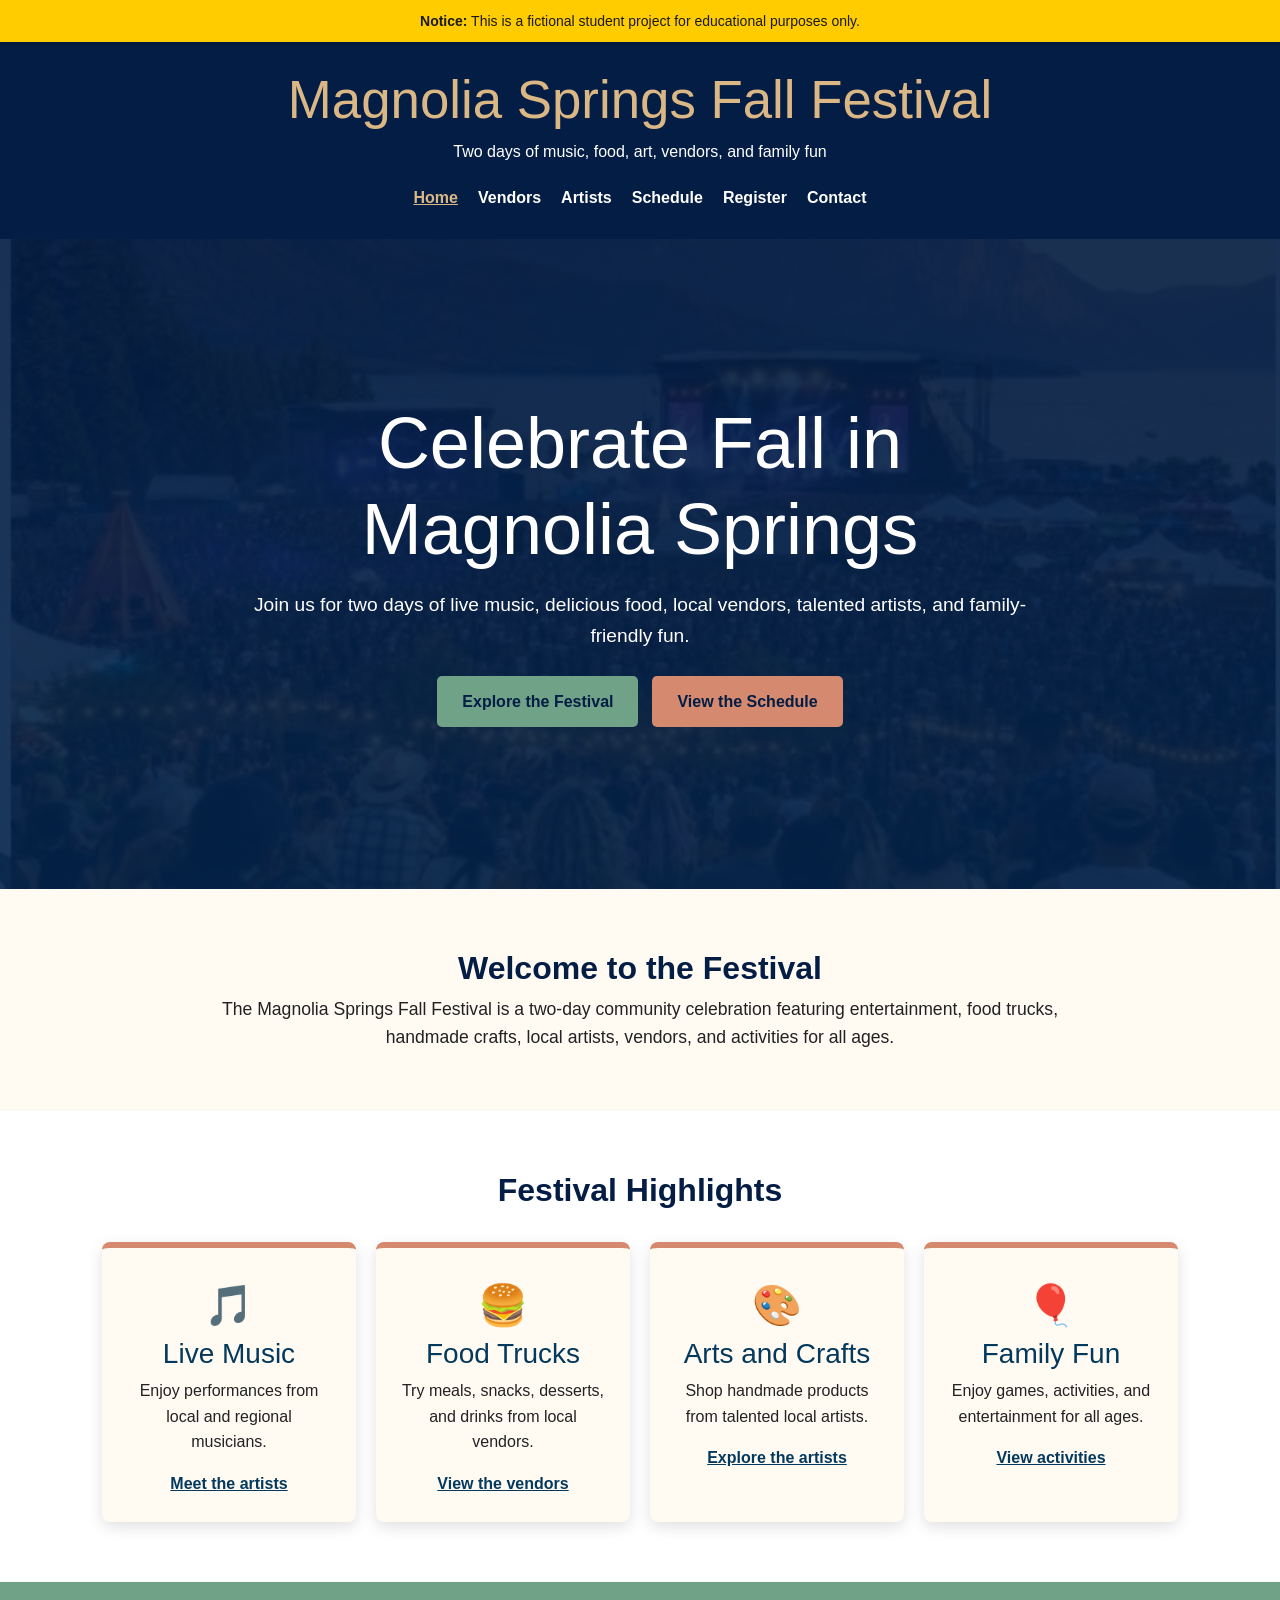
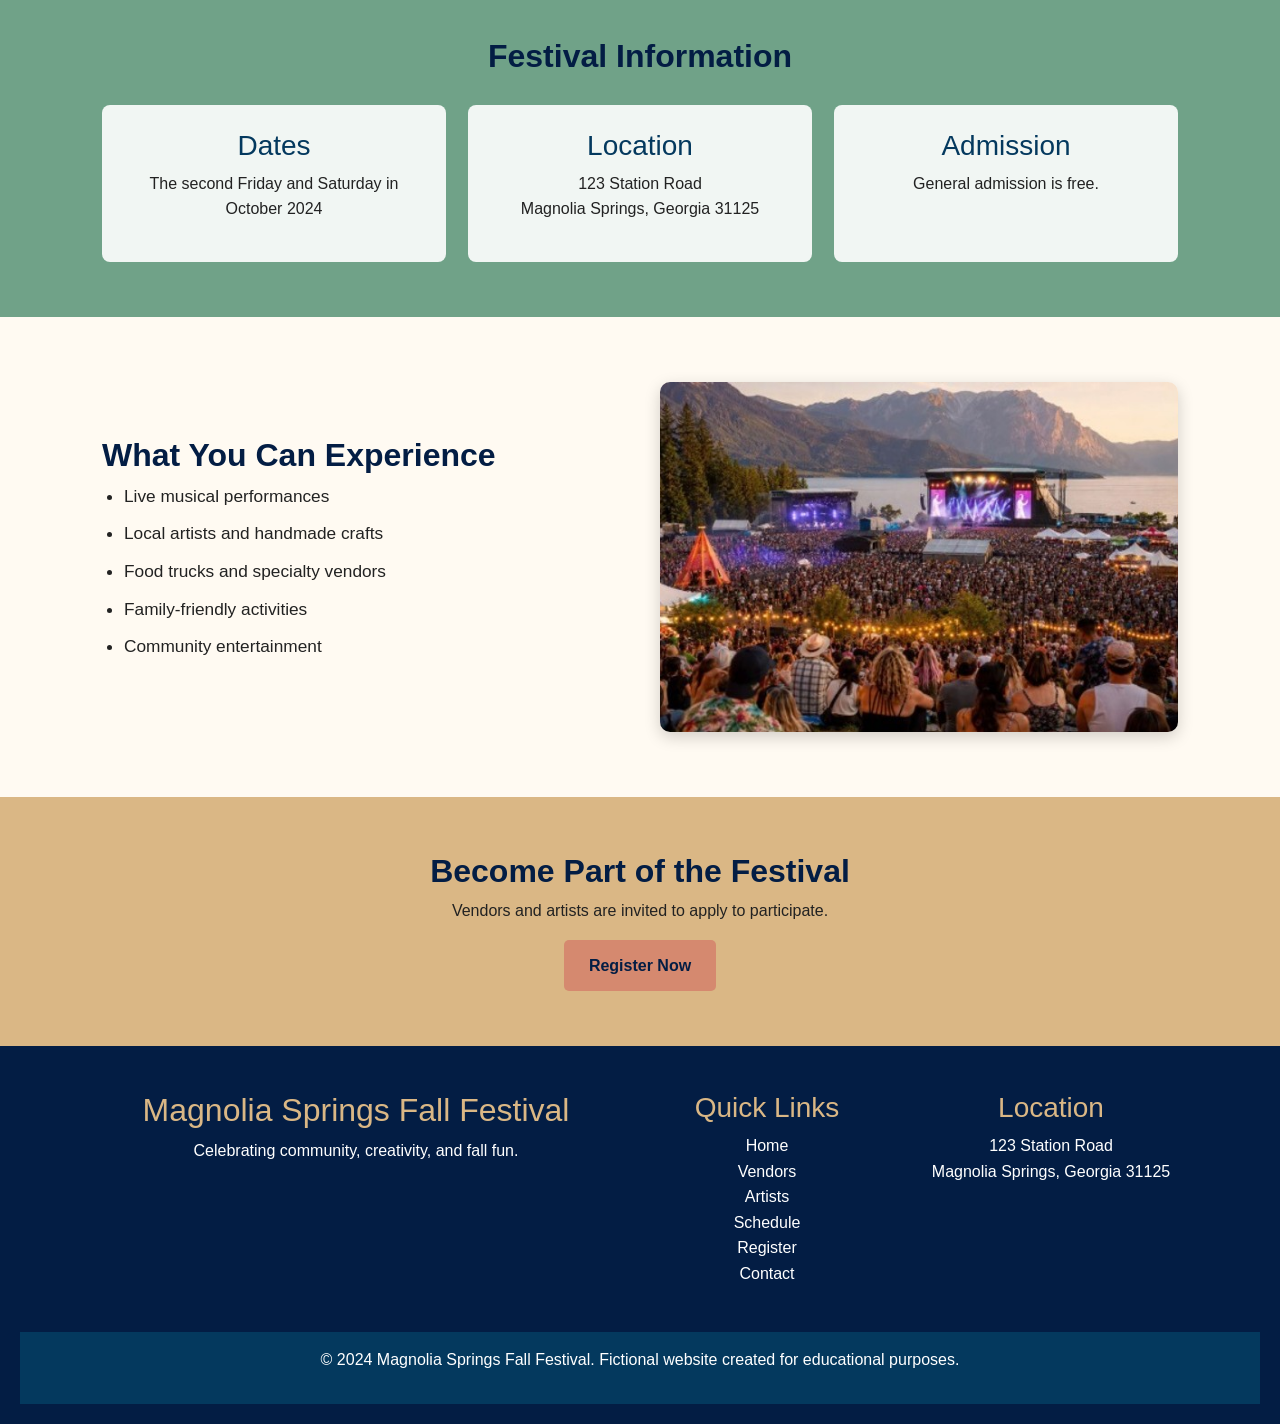
<file: index.html>
<!--Rukayat Adebayo-->
<!--Amber Barfield-->
<!--Allyson Yun-->
<!--Angela Bishop-->
<!DOCTYPE html>
<html lang="en">
    <head>
        <meta charset="UTF-8">
        <meta name="viewport" content="width=device-width, initial-scale=1.0">
        <title>Magnolia Springs Fall Festival</title>
        <link

    href="https://cdn.jsdelivr.net/npm/bootstrap@5.3.8/dist/css/bootstrap.min.css"

    rel="stylesheet"

>
        <link rel="stylesheet" href="css/styles.css">
    </head>
    <body>
        <!-- Required Educational Notice Banner -->
        <div class="student-banner" role="status" aria-label="Educational Notice">
            <p><strong>Notice:</strong> This is a fictional student project for educational purposes only.</p>
        </div><!--End Required Educational Notice Banner -->
        <header class="site-header">

    <div class="container">

        <h1>Magnolia Springs Fall Festival</h1>

        <p class="header-subtitle">

            Two days of music, food, art, vendors, and family fun

        </p>

        <nav aria-label="Main navigation">

            <ul class="nav-links">

                <li><a href="index.html" aria-current="page">Home</a></li>

                <li><a href="vendors.html">Vendors</a></li>

                <li><a href="artists.html">Artists</a></li>

                <li><a href="schedule.html">Schedule</a></li>

                <li><a href="register.html">Register</a></li>

                <li><a href="contact.html">Contact</a></li>

            </ul>

        </nav>

    </div>

</header>

<main>

    <section class="hero">

        <div class="hero-content">

            <h2>Celebrate Fall in Magnolia Springs</h2>

            <p>

                Join us for two days of live music, delicious food,

                local vendors, talented artists, and family-friendly fun.

            </p>

            <div class="hero-buttons">

                <a href="#festival-highlights" class="button">

                    Explore the Festival

                </a>

                <a href="schedule.html" class="button coral-button">

                    View the Schedule

                </a>

            </div>

        </div>

    </section>

    <section class="about-section">

        <div class="container">

            <h2>Welcome to the Festival</h2>

            <p>

                The Magnolia Springs Fall Festival is a two-day community

                celebration featuring entertainment, food trucks, handmade

                crafts, local artists, vendors, and activities for all ages.

            </p>

        </div>

    </section>

    <section class="highlights" id="festival-highlights">

        <div class="container">

            <h2>Festival Highlights</h2>

            <div class="highlight-grid">

                <article class="highlight-card">

                    <div class="card-icon" aria-hidden="true">🎵</div>

                    <h3>Live Music</h3>

                    <p>Enjoy performances from local and regional musicians.</p>

                    <a href="artists.html">Meet the artists</a>

                </article>

                <article class="highlight-card">

                    <div class="card-icon" aria-hidden="true">🍔</div>

                    <h3>Food Trucks</h3>

                    <p>Try meals, snacks, desserts, and drinks from local vendors.</p>

                    <a href="vendors.html">View the vendors</a>

                </article>

                <article class="highlight-card">

                    <div class="card-icon" aria-hidden="true">🎨</div>

                    <h3>Arts and Crafts</h3>

                    <p>Shop handmade products from talented local artists.</p>

                    <a href="artists.html">Explore the artists</a>

                </article>

                <article class="highlight-card">

                    <div class="card-icon" aria-hidden="true">🎈</div>

                    <h3>Family Fun</h3>

                    <p>Enjoy games, activities, and entertainment for all ages.</p>

                    <a href="schedule.html">View activities</a>

                </article>

            </div>

        </div>

    </section>

    <section class="festival-info">

        <div class="container">

            <h2>Festival Information</h2>

            <div class="info-grid">

                <article class="info-card">

                    <h3>Dates</h3>

                    <p>The second Friday and Saturday in October 2024</p>

                </article>

                <article class="info-card">

                    <h3>Location</h3>

                    <p>123 Station Road<br>
                    Magnolia Springs, Georgia 31125</p>

                </article>

                <article class="info-card">

                    <h3>Admission</h3>

                    <p>General admission is free.</p>

                </article>

            </div>

        </div>

    </section>

    <section class="features-section">

        <div class="container">

            <div class="features-grid">

                <div>

                    <h2>What You Can Experience</h2>

                    <ul class="feature-list">

                        <li>Live musical performances</li>

                        <li>Local artists and handmade crafts</li>

                        <li>Food trucks and specialty vendors</li>

                        <li>Family-friendly activities</li>

                        <li>Community entertainment</li>

                    </ul>

                </div>

                <div>

                    <img

                        src="images/hero.jpg"

                        alt="Outdoor music festival with a stage and large crowd"

                        class="feature-image"

                    >

                </div>

            </div>

        </div>

    </section>

    <section class="register-section">

        <div class="container">

            <h2>Become Part of the Festival</h2>

            <p>

                Vendors and artists are invited to apply to participate.

            </p>

            <a href="register.html" class="button coral-button">

                Register Now

            </a>

        </div>

    </section>

</main>

<footer class="site-footer">

    <div class="container footer-grid">

        <div>

            <h2>Magnolia Springs Fall Festival</h2>

            <p>Celebrating community, creativity, and fall fun.</p>

        </div>

        <div>

            <h3>Quick Links</h3>

            <ul class="footer-links">

                <li><a href="index.html">Home</a></li>

                <li><a href="vendors.html">Vendors</a></li>

                <li><a href="artists.html">Artists</a></li>

                <li><a href="schedule.html">Schedule</a></li>

                <li><a href="register.html">Register</a></li>

                <li><a href="contact.html">Contact</a></li>

            </ul>

        </div>

        <div>

            <h3>Location</h3>

            <p>123 Station Road <br>
            Magnolia Springs, Georgia 31125</p>

        </div>

    </div>

    <div class="copyright">

        <p>

            &copy; 2024 Magnolia Springs Fall Festival.

            Fictional website created for educational purposes.

        </p>

    </div>

</footer>



        <script

    src="https://cdn.jsdelivr.net/npm/bootstrap@5.3.8/dist/js/bootstrap.bundle.min.js">

</script>

<script src="js/script.js"></script>
    </body>
</html>
</file>
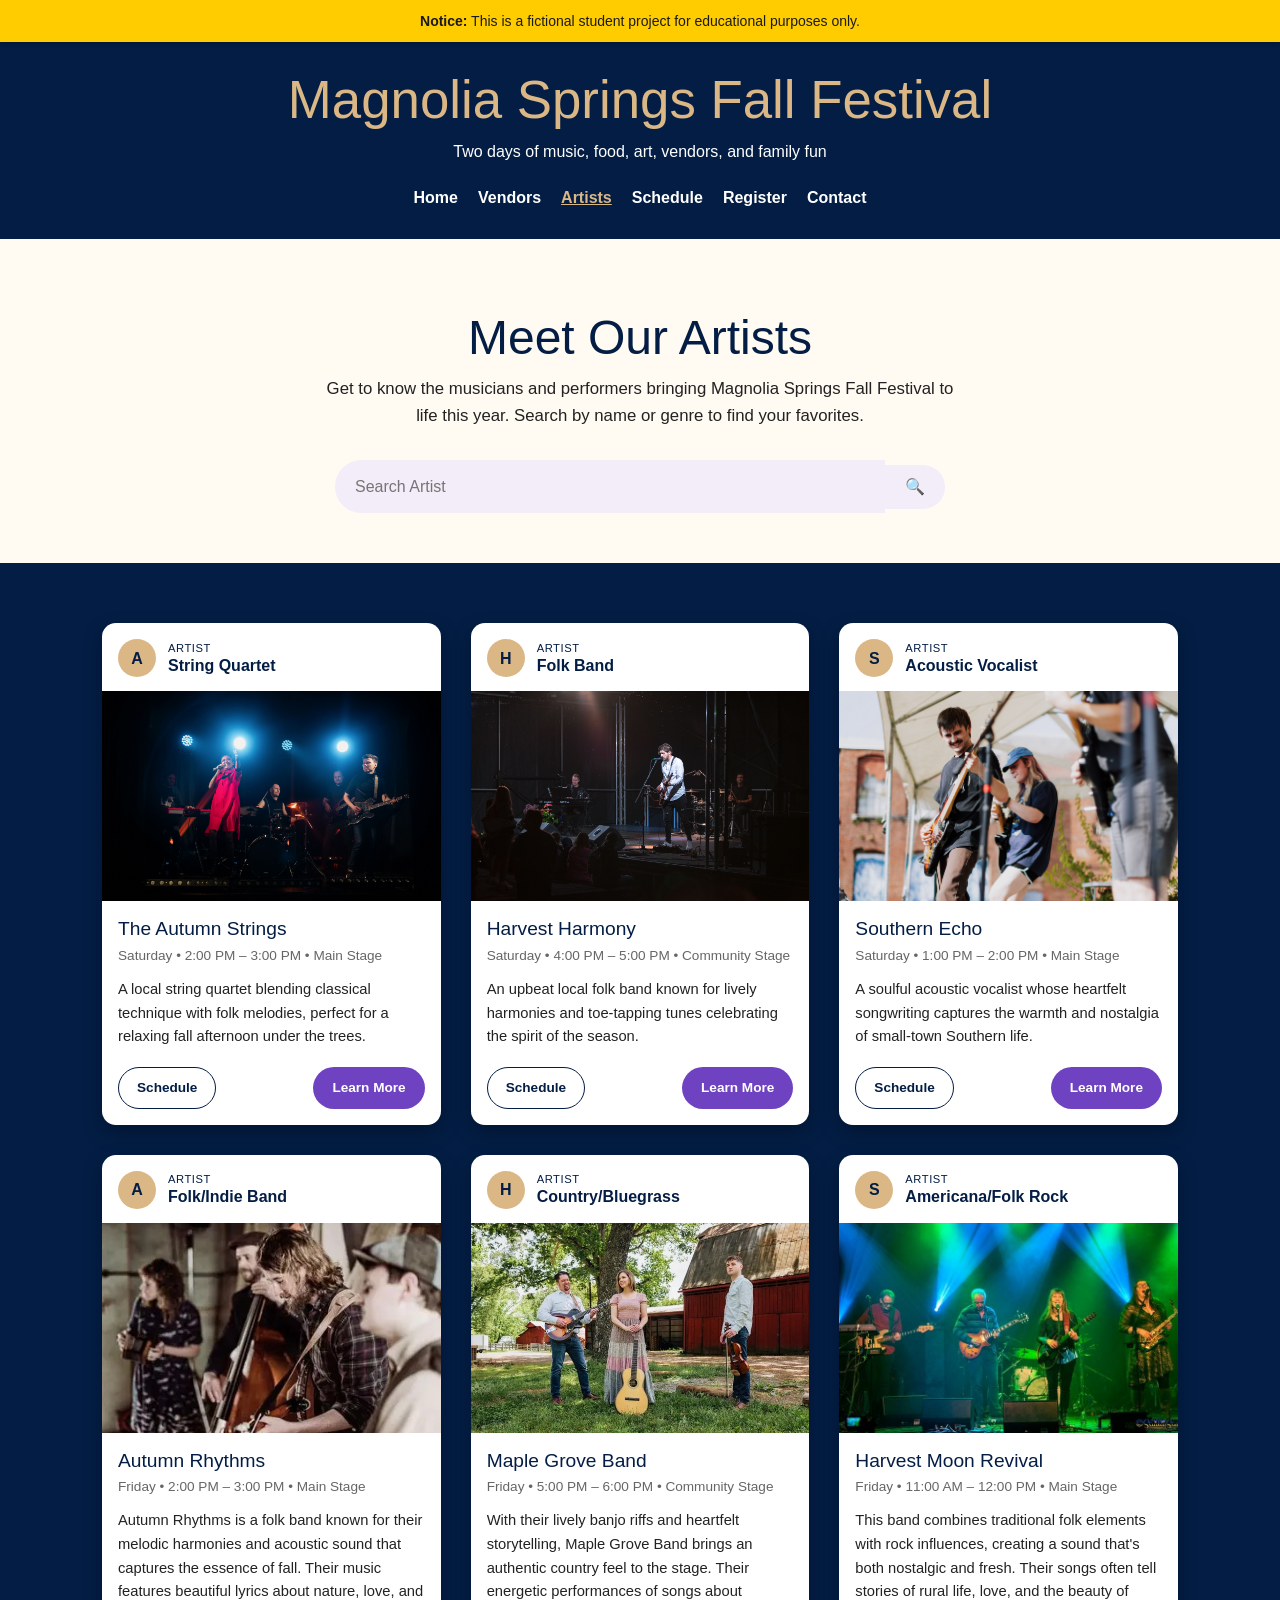
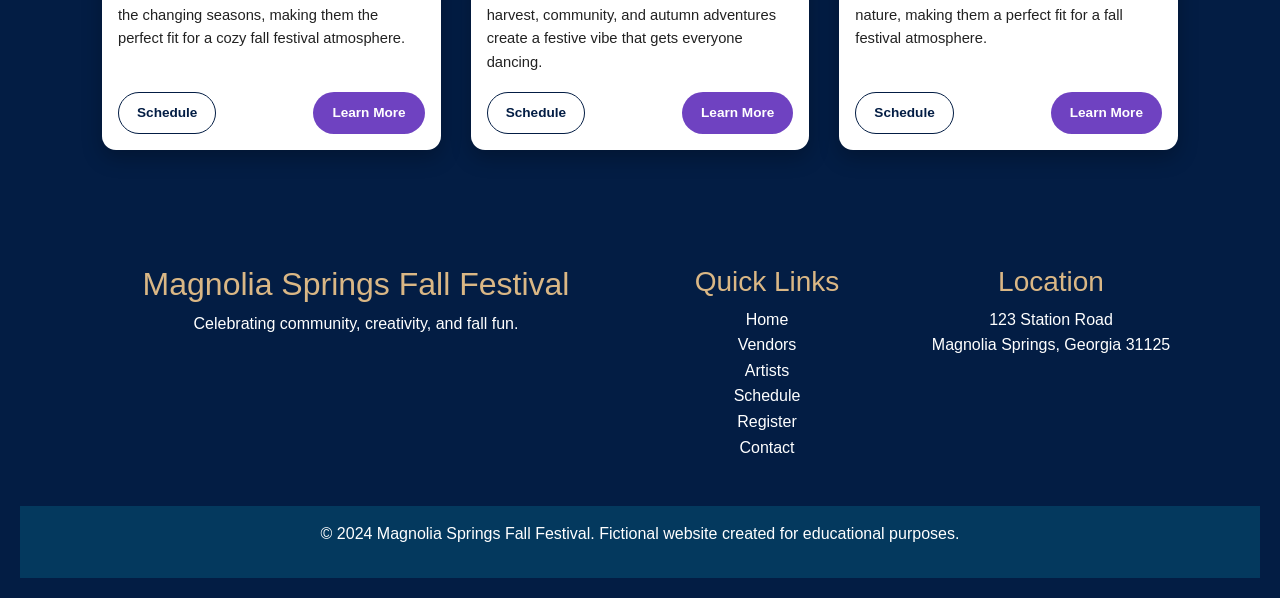
<file: artists.html>
<!--Rukayat Adebayo-->
<!--Amber Barfield-->
<!--Allyson Yun-->
<!--Angela Bishop-->
<!DOCTYPE html>
<html lang="en">
    <head>
        <meta charset="UTF-8">
        <meta name="viewport" content="width=device-width, initial-scale=1.0">
        <title>Meet Our Artists | Magnolia Springs Fall Festival</title>
        <link
            href="https://cdn.jsdelivr.net/npm/bootstrap@5.3.8/dist/css/bootstrap.min.css"
            rel="stylesheet"
        >
        <link rel="stylesheet" href="css/styles.css">
    </head>
    <body>
        <!-- Required Educational Notice Banner -->
        <div class="student-banner" role="status" aria-label="Educational Notice">
            <p><strong>Notice:</strong> This is a fictional student project for educational purposes only.</p>
        </div><!--End Required Educational Notice Banner -->
        <header class="site-header">
            <div class="container">
                <h1>Magnolia Springs Fall Festival</h1>
                <p class="header-subtitle">
                    Two days of music, food, art, vendors, and family fun
                </p>
                <nav aria-label="Main navigation">
                    <ul class="nav-links">
                        <li><a href="index.html">Home</a></li>
                        <li><a href="vendors.html">Vendors</a></li>
                        <li><a href="artists.html" aria-current="page">Artists</a></li>
                        <li><a href="schedule.html">Schedule</a></li>
                        <li><a href="register.html">Register</a></li>
                        <li><a href="contact.html">Contact</a></li>
                    </ul>
                </nav>
            </div>
        </header>

        <main>
            <!-- Hero / Search -->
            <section class="artists-hero">
                <div class="container">
                    <h2>Meet Our Artists</h2>
                    <p class="artists-intro">
                        Get to know the musicians and performers bringing Magnolia Springs Fall Festival to life this year. Search by name or genre to find your favorites.
                    </p>
                    <div class="artist-search">
                        <label for="artistSearchInput" class="visually-hidden">Search Artist</label>
                        <input type="search" id="artistSearchInput" placeholder="Search Artist">
                        <button type="submit" id="artistSearchButton" aria-label="Search">🔍</button>
                    </div>
                </div>
            </section>

            <!-- Artist Cards -->
            <section class="artists-showcase">
                <div class="container">
                    <div class="artist-grid">

                        <!-- The Autumn Strings -->
                        <article class="artist-card" data-search="The Autumn Strings String Quartet Saturday Main Stage">
                            <div class="artist-card-header">
                                <div class="artist-avatar">A</div>
                                <div class="artist-card-header-text">
                                    <span class="artist-label">Artist</span>
                                    <span class="artist-genre">String Quartet</span>
                                </div>
                            </div>
                            <img src="images/autum-springs.jpg" alt="The Autumn Strings performing">
                            <div class="artist-card-body">
                                <h3>The Autumn Strings</h3>
                                <p class="artist-when-where">Saturday &bull; 2:00 PM &ndash; 3:00 PM &bull; Main Stage</p>
                                <p class="artist-bio">
                                    A local string quartet blending classical technique with folk melodies, perfect for a relaxing fall afternoon under the trees.
                                </p>
                                <div class="artist-card-actions">
                                    <a href="schedule.html" class="artist-btn artist-btn-secondary">Schedule</a>
                                    <a href="#" class="artist-btn artist-btn-primary">Learn More</a>
                                </div>
                            </div>
                        </article>

                        <!-- Harvest Harmony -->
                        <article class="artist-card" data-search="Harvest Harmony Band Saturday Community Stage">
                            <div class="artist-card-header">
                                <div class="artist-avatar">H</div>
                                <div class="artist-card-header-text">
                                    <span class="artist-label">Artist</span>
                                    <span class="artist-genre">Folk Band</span>
                                </div>
                            </div>
                            <img src="images/harvest-harmony.jpg" alt="Harvest Harmony performing">
                            <div class="artist-card-body">
                                <h3>Harvest Harmony</h3>
                                <p class="artist-when-where">Saturday &bull; 4:00 PM &ndash; 5:00 PM &bull; Community Stage</p>
                                <p class="artist-bio">
                                    An upbeat local folk band known for lively harmonies and toe-tapping tunes celebrating the spirit of the season.
                                </p>
                                <div class="artist-card-actions">
                                    <a href="schedule.html" class="artist-btn artist-btn-secondary">Schedule</a>
                                    <a href="#" class="artist-btn artist-btn-primary">Learn More</a>
                                </div>
                            </div>
                        </article>

                        <!-- Southern Echo -->
                        <article class="artist-card" data-search="Southern Echo Solo Vocalist Saturday Main Stage">
                            <div class="artist-card-header">
                                <div class="artist-avatar">S</div>
                                <div class="artist-card-header-text">
                                    <span class="artist-label">Artist</span>
                                    <span class="artist-genre">Acoustic Vocalist</span>
                                </div>
                            </div>
                            <img src="images/southern-echo.jpg" alt="Southern Echo performing">
                            <div class="artist-card-body">
                                <h3>Southern Echo</h3>
                                <p class="artist-when-where">Saturday &bull; 1:00 PM &ndash; 2:00 PM &bull; Main Stage</p>
                                <p class="artist-bio">
                                    A soulful acoustic vocalist whose heartfelt songwriting captures the warmth and nostalgia of small-town Southern life.
                                </p>
                                <div class="artist-card-actions">
                                    <a href="schedule.html" class="artist-btn artist-btn-secondary">Schedule</a>
                                    <a href="#" class="artist-btn artist-btn-primary">Learn More</a>
                                </div>
                            </div>
                        </article>

                        <!-- Autumn Rhythms -->
                        <article class="artist-card" data-search="Autumn Rhythms">
                            <div class="artist-card-header">
                                <div class="artist-avatar">A</div>
                                <div class="artist-card-header-text">
                                    <span class="artist-label">Artist</span>
                                    <span class="artist-genre">Folk/Indie Band</span>
                                </div>
                            </div>
                            <img src="images/autumn-rhythms.jpg" alt="Autumn Rhythms performing">
                            <div class="artist-card-body">
                                <h3>Autumn Rhythms</h3>
                                <p class="artist-when-where">Friday &bull; 2:00 PM &ndash; 3:00 PM &bull; Main Stage</p>
                                <p class="artist-bio">
                                    Autumn Rhythms is a folk band known for their melodic harmonies and acoustic sound that captures the essence of fall. Their music features beautiful lyrics about nature, love, and the changing seasons, making them the perfect fit for a cozy fall festival atmosphere.                                </p>
                                <div class="artist-card-actions">
                                    <a href="schedule.html" class="artist-btn artist-btn-secondary">Schedule</a>
                                    <a href="#" class="artist-btn artist-btn-primary">Learn More</a>
                                </div>
                            </div>
                        </article>

                        <!--Maple Grove Band -->
                        <article class="artist-card" data-search="Maple Grove Band Friday Community Stage">
                            <div class="artist-card-header">
                                <div class="artist-avatar">H</div>
                                <div class="artist-card-header-text">
                                    <span class="artist-label">Artist</span>
                                    <span class="artist-genre">Country/Bluegrass</span>
                                </div>
                            </div>
                            <img src="images/maple-grove-band.jpg" alt="Maple Grove Band performing">
                            <div class="artist-card-body">
                                <h3>Maple Grove Band</h3>
                                <p class="artist-when-where">Friday &bull; 5:00 PM &ndash; 6:00 PM &bull; Community Stage</p>
                                <p class="artist-bio">
                                    With their lively banjo riffs and heartfelt storytelling, Maple Grove Band brings an authentic country feel to the stage. Their energetic performances of songs about harvest, community, and autumn adventures create a festive vibe that gets everyone dancing.                                </p>
                                <div class="artist-card-actions">
                                    <a href="schedule.html" class="artist-btn artist-btn-secondary">Schedule</a>
                                    <a href="#" class="artist-btn artist-btn-primary">Learn More</a>
                                </div>
                            </div>
                        </article>

                        <!-- Harvest Moon Revival -->
                        <article class="artist-card" data-search="Harvest Moon Revival Friday Main Stage">
                            <div class="artist-card-header">
                                <div class="artist-avatar">S</div>
                                <div class="artist-card-header-text">
                                    <span class="artist-label">Artist</span>
                                    <span class="artist-genre">Americana/Folk Rock</span>
                                </div>
                            </div>
                            <img src="images/harvest-moon-revival.jpg" alt="Harvest Moon Revival performing">
                            <div class="artist-card-body">
                                <h3>Harvest Moon Revival</h3>
                                <p class="artist-when-where">Friday &bull; 11:00 AM &ndash; 12:00 PM &bull; Main Stage</p>
                                <p class="artist-bio">
                                    This band combines traditional folk elements with rock influences, creating a sound that's both nostalgic and fresh. Their songs often tell stories of rural life, love, and the beauty of nature, making them a perfect fit for a fall festival atmosphere.                                </p>
                                <div class="artist-card-actions">
                                    <a href="schedule.html" class="artist-btn artist-btn-secondary">Schedule</a>
                                    <a href="#" class="artist-btn artist-btn-primary">Learn More</a>
                                </div>
                            </div>
                        </article>

                    </div>
                    <p class="artist-empty-message" id="artistEmptyMessage">No artists match your search. Try a different name or genre.</p>
                </div>
            </section>
                    <p class="artist-empty-message" id="artistEmptyMessage">No artists match your search. Try a different name or genre.</p>
                </div>
            </section>
        </main>

        <footer class="site-footer">
            <div class="container footer-grid">
                <div>
                    <h2>Magnolia Springs Fall Festival</h2>
                    <p>Celebrating community, creativity, and fall fun.</p>
                </div>
                <div>
                    <h3>Quick Links</h3>
                    <ul class="footer-links">
                        <li><a href="index.html">Home</a></li>
                        <li><a href="vendors.html">Vendors</a></li>
                        <li><a href="artists.html">Artists</a></li>
                        <li><a href="schedule.html">Schedule</a></li>
                        <li><a href="register.html">Register</a></li>
                        <li><a href="contact.html">Contact</a></li>
                    </ul>
                </div>
                <div>
                    <h3>Location</h3>
                    <p>123 Station Road <br>
                    Magnolia Springs, Georgia 31125</p>
                </div>
            </div>
            <div class="copyright">
                <p>&copy; 2024 Magnolia Springs Fall Festival. Fictional website created for educational purposes.</p>
            </div>
        </footer>

        <script src="https://cdn.jsdelivr.net/npm/bootstrap@5.3.8/dist/js/bootstrap.bundle.min.js"></script>
        <script src="js/script.js"></script><!-- Search filtering for Meet the Artists page -->
    </body>
</html>
</file>
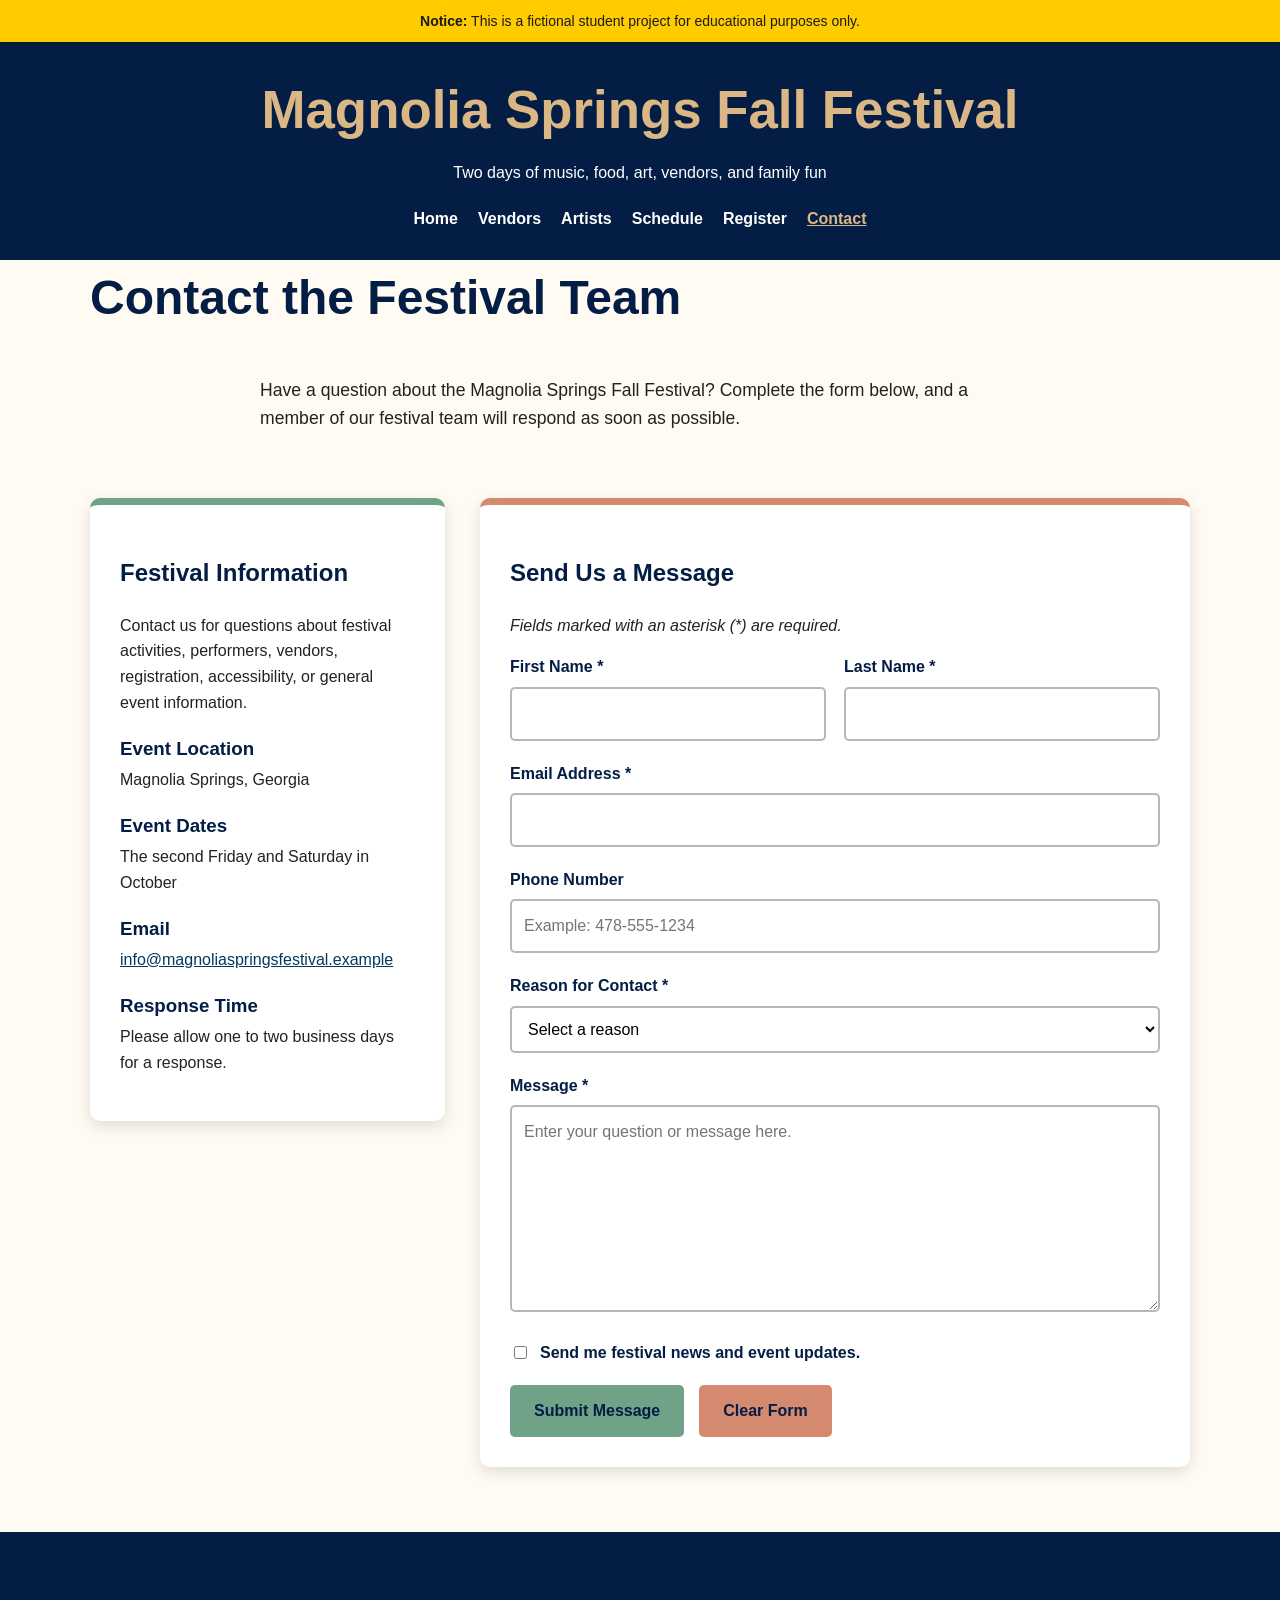
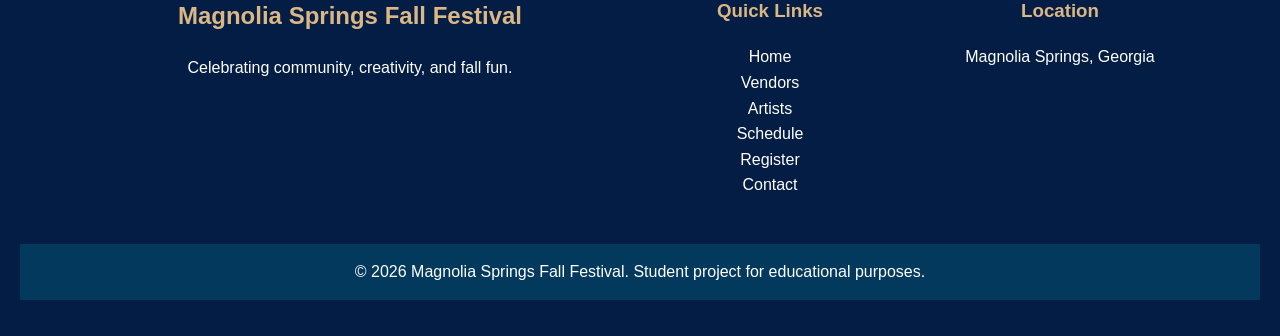
<file: contact.html>
<!-- Angela Bishop - Contact Page -->

<!DOCTYPE html>

<html lang="en">

<head>

    <meta charset="UTF-8">

    <meta name="viewport" content="width=device-width, initial-scale=1.0">

    <title>Contact | Magnolia Springs Fall Festival</title>

    <link rel="stylesheet" href="css/styles.css">

</head>

<body>

    <!-- Required student project notice -->

    <div class="student-banner">

        <p>

            <strong>Notice:</strong>

            This is a fictional student project for educational purposes only.

        </p>

    </div>

    <!-- Website header and navigation -->

    <header class="site-header">

        <div class="container">

            <h1>Magnolia Springs Fall Festival</h1>

            <p class="header-subtitle">

                Two days of music, food, art, vendors, and family fun

            </p>

            <nav aria-label="Main navigation">

                <ul class="nav-links">

                    <li><a href="index.html">Home</a></li>

                    <li><a href="vendors.html">Vendors</a></li>

                    <li><a href="artists.html">Artists</a></li>

                    <li><a href="schedule.html">Schedule</a></li>

                    <li><a href="register.html">Register</a></li>

                    <li>

                        <a href="contact.html" aria-current="page">

                            Contact

                        </a>

                    </li>

                </ul>

            </nav>

        </div>

    </header>

    <main>

        <!-- Contact page introduction -->

        <section class="contact-intro">

            <div class="container">

                <h2>Contact the Festival Team</h2>

                <p>

                    Have a question about the Magnolia Springs Fall Festival?

                    Complete the form below, and a member of our festival team

                    will respond as soon as possible.

                </p>

            </div>

        </section>

        <!-- Contact information and form -->

        <section class="contact-section">

            <div class="container contact-grid">

                <div class="contact-information">

                    <h2>Festival Information</h2>

                    <p>

                        Contact us for questions about festival activities,

                        performers, vendors, registration, accessibility,

                        or general event information.

                    </p>

                    <h3>Event Location</h3>

                    <p>

                        Magnolia Springs, Georgia

                    </p>

                    <h3>Event Dates</h3>

                    <p>

                        The second Friday and Saturday in October

                    </p>

                    <h3>Email</h3>

                    <p>

                        <a href="mailto:info@magnoliaspringsfestival.example">

                            info@magnoliaspringsfestival.example

                        </a>

                    </p>

                    <h3>Response Time</h3>

                    <p>

                        Please allow one to two business days for a response.

                    </p>

                </div>

                <div class="contact-form-container">

                    <h2>Send Us a Message</h2>

                    <p class="required-note">

                        Fields marked with an asterisk (*) are required.

                    </p>

                    <form action="#" method="post">

                        <div class="form-row">

                            <div class="form-group">

                                <label for="first-name">

                                    First Name *

                                </label>

                                <input

                                    type="text"

                                    id="first-name"

                                    name="first-name"

                                    autocomplete="given-name"

                                    required>

                            </div>

                            <div class="form-group">

                                <label for="last-name">

                                    Last Name *

                                </label>

                                <input

                                    type="text"

                                    id="last-name"

                                    name="last-name"

                                    autocomplete="family-name"

                                    required>

                            </div>

                        </div>

                        <div class="form-group">

                            <label for="email">

                                Email Address *

                            </label>

                            <input

                                type="email"

                                id="email"

                                name="email"

                                autocomplete="email"

                                required>

                        </div>

                        <div class="form-group">

                            <label for="phone">

                                Phone Number

                            </label>

                            <input

                                type="tel"

                                id="phone"

                                name="phone"

                                autocomplete="tel"

                                placeholder="Example: 478-555-1234">

                        </div>

                        <div class="form-group">

                            <label for="contact-reason">

                                Reason for Contact *

                            </label>

                            <select

                                id="contact-reason"

                                name="contact-reason"

                                required>

                                <option value="">

                                    Select a reason

                                </option>

                                <option value="general">

                                    General Festival Question

                                </option>

                                <option value="vendor">

                                    Vendor Information

                                </option>

                                <option value="artist">

                                    Artist or Performer Information

                                </option>

                                <option value="registration">

                                    Registration Question

                                </option>

                                <option value="schedule">

                                    Festival Schedule

                                </option>

                                <option value="accessibility">

                                    Accessibility Assistance

                                </option>

                                <option value="other">

                                    Other

                                </option>

                            </select>

                        </div>

                        <div class="form-group">

                            <label for="message">

                                Message *

                            </label>

                            <textarea

                                id="message"

                                name="message"

                                rows="7"

                                maxlength="1000"

                                placeholder="Enter your question or message here."

                                required></textarea>

                        </div>

                        <div class="form-group checkbox-group">

                            <input

                                type="checkbox"

                                id="updates"

                                name="updates">

                            <label for="updates">

                                Send me festival news and event updates.

                            </label>

                        </div>

                        <div class="form-buttons">

                            <button type="submit" class="form-button">

                                Submit Message

                            </button>

                            <button

                                type="reset"

                                class="form-button reset-button">

                                Clear Form

                            </button>

                        </div>

                    </form>

                </div>

            </div>

        </section>

    </main>

    <!-- Website footer -->

    <footer class="site-footer">

        <div class="container footer-grid">

            <section>

                <h2>Magnolia Springs Fall Festival</h2>

                <p>

                    Celebrating community, creativity, and fall fun.

                </p>

            </section>

            <section>

                <h3>Quick Links</h3>

                <ul class="footer-links">

                    <li><a href="index.html">Home</a></li>

                    <li><a href="vendors.html">Vendors</a></li>

                    <li><a href="artists.html">Artists</a></li>

                    <li><a href="schedule.html">Schedule</a></li>

                    <li><a href="register.html">Register</a></li>

                    <li><a href="contact.html">Contact</a></li>

                </ul>

            </section>

            <section>

                <h3>Location</h3>

                <p>Magnolia Springs, Georgia</p>

            </section>

        </div>

        <p class="copyright">

            &copy; 2026 Magnolia Springs Fall Festival.

            Student project for educational purposes.

        </p>

    </footer>

</body>

</html>
</file>
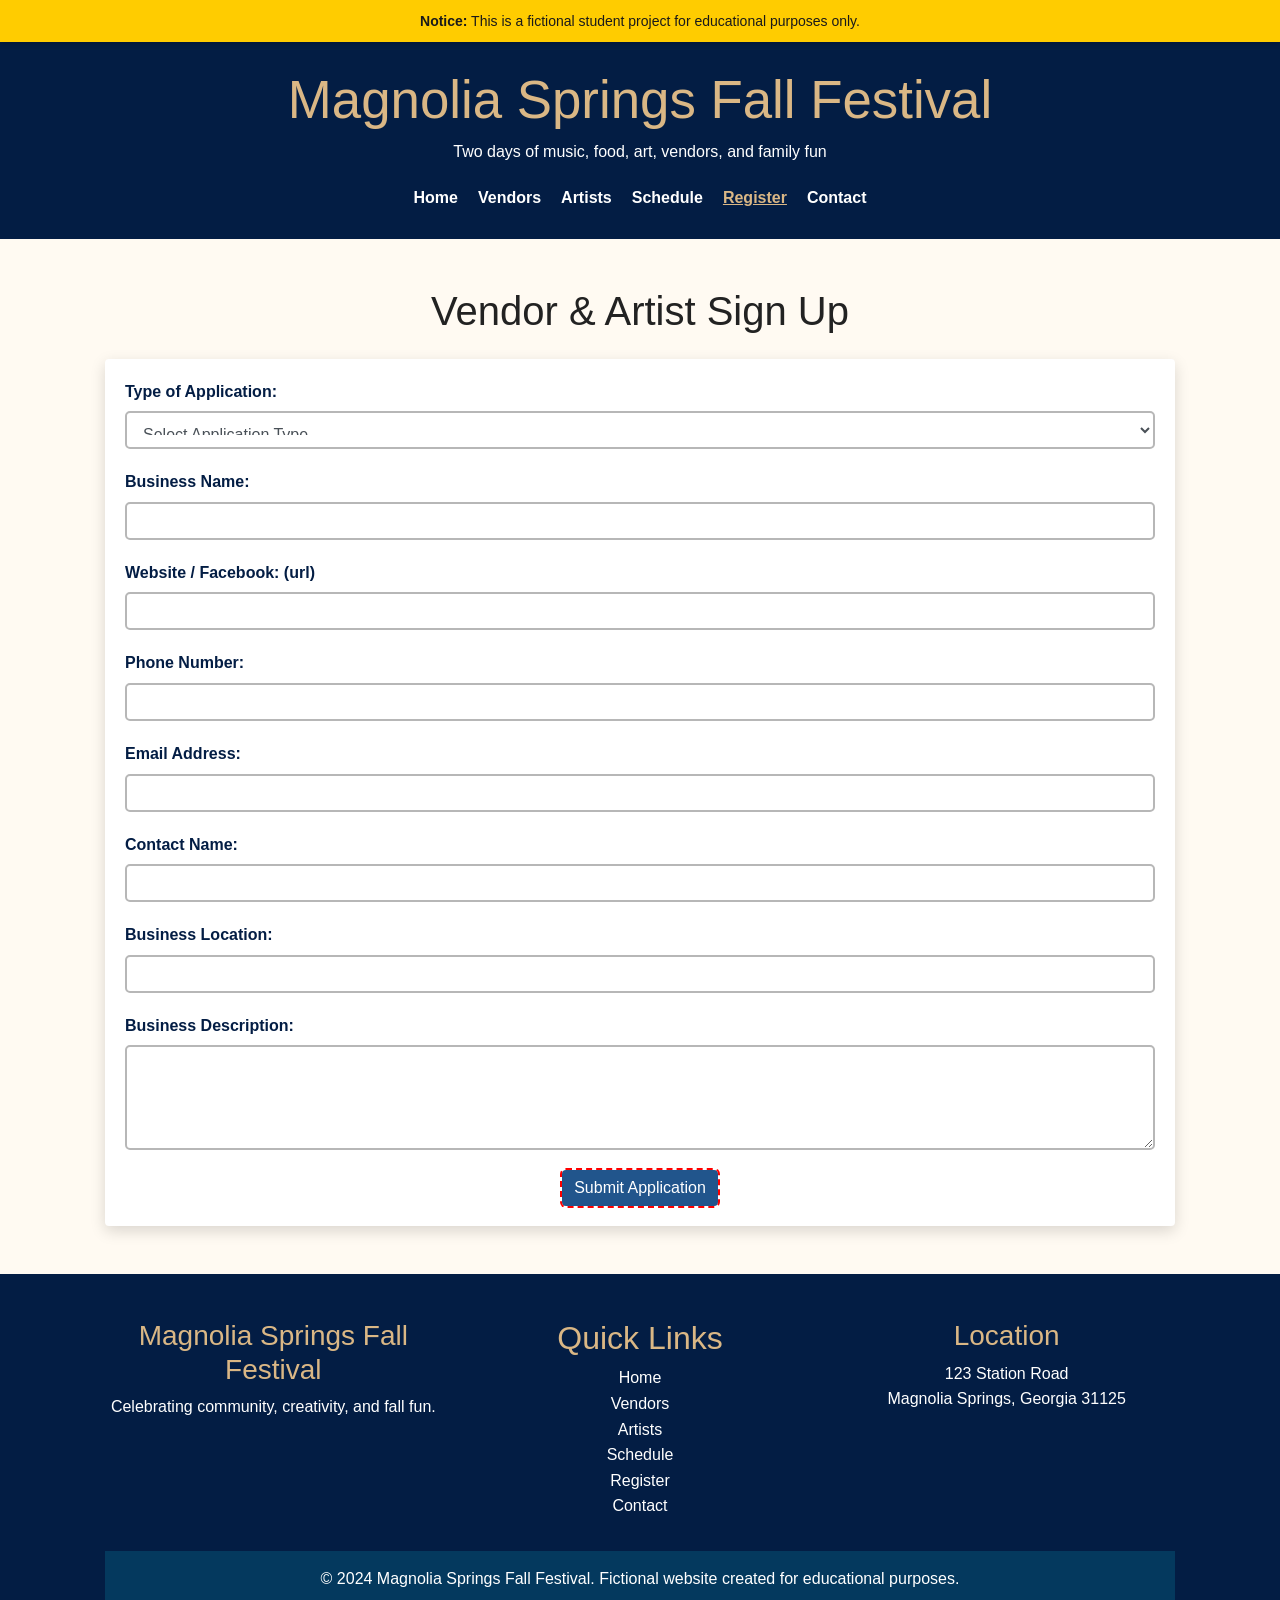
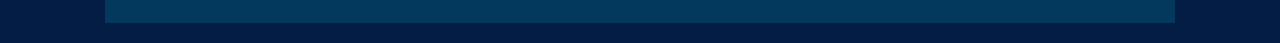
<file: register.html>
<!--Rukayat Adebayo-->
<!--Amber Barfield-->
<!--Allyson Yun-->
<!--Angela Bishop-->
<!DOCTYPE html>
<html lang="en">
<head>
    <meta charset="UTF-8">
    <meta name="viewport" content="width=device-width, initial-scale=1.0">
    <link rel="stylesheet" href="https://maxcdn.bootstrapcdn.com/bootstrap/4.5.2/css/bootstrap.min.css">
    <link rel="stylesheet" href="css/styles.css"> <!-- Link to external CSS -->
    <title>Vendor and Artist Sign Up - Magnolia Fall Festival</title>
</head>
<body>
<!-- Required Educational Notice Banner -->
    <div class="student-banner" role="status" aria-label="Educational Notice">
        <p><strong>Notice:</strong> This is a fictional student project for educational purposes only.</p>
    </div><!--End Required Educational Notice Banner -->
    <header class="site-header">
        <div class="container">
            <h1>Magnolia Springs Fall Festival</h1>
            <p class="header-subtitle"> Two days of music, food, art, vendors, and family fun </p>
            <nav aria-label="Main navigation">
                <ul class="nav-links">
                    <li><a href="index.html">Home</a></li>
                    <li><a href="vendors.html">Vendors</a></li>
                    <li><a href="artists.html">Artists</a></li>
                    <li><a href="schedule.html">Schedule</a></li>
                    <li><a href="register.html" aria-current="page">Register</a></li>
                    <li><a href="contact.html">Contact</a></li>
                </ul>
            </nav>
        </div>
    </header>
    <div class="container mt-5">
        <h1 class="text-center my-4">Vendor & Artist Sign Up</h1>
        <div class="card">
            <div class="card-body">
                <form id="signupForm">
                    <div class="form-group">
                        <label for="applicationType">Type of Application:</label>
                        <select class="form-control" id="applicationType" required>
                            <option value="" disabled selected>Select Application Type</option>
                            <option value="artist">Artist</option>
                            <option value="vendor">Vendor</option>
                            <option value="foodVendor">Food Vendor</option>
                        </select>
                    </div>
                    <div class="form-group">
                        <label for="businessName">Business Name:</label>
                        <input type="text" class="form-control" id="businessName" required>
                    </div>
                    <div class="form-group">
                        <label for="website">Website / Facebook: (url)</label><!--Make sure to include http:// -->
                        <input type="url" class="form-control" id="website" required>
                    </div>
                    <div class="form-group">
                        <label for="phoneNumber">Phone Number:</label>
                        <input type="tel" class="form-control" id="phoneNumber" required>
                    </div>
                    <div class="form-group">
                        <label for="email">Email Address:</label>
                        <input type="email" class="form-control" id="email" required>
                    </div>
                    <div class="form-group">
                        <label for="contactName">Contact Name:</label>
                        <input type="text" class="form-control" id="contactName" required>
                    </div>
                    <div class="form-group">
                        <label for="businessLocation">Business Location:</label>
                        <input type="text" class="form-control" id="businessLocation" required>
                    </div>
                    <div class="form-group">
                        <label for="businessDescription">Business Description:</label>
                        <textarea class="form-control" id="businessDescription" rows="3" required></textarea>
                    </div>
                    <div class="text-center">
                        <button type="submit" class="btn btn-primary submit-btn">Submit Application</button>
                    </div>
                </form>
            </div>
        </div>
    </div>
    <footer class="site-footer mt-5 text-center">
        <div class="container">
            <div class="row">
                <div class="col-md-4">
                    <h3>Magnolia Springs Fall Festival</h3>
                    <p>Celebrating community, creativity, and fall fun.</p>
                </div>
                <div class="col-md-4">
                    <h2>Quick Links</h2> <!--Changed from h2 from h3 for validation purposes. Ally Yun-->
                    <ul class="footer-links">
                        <li><a href="index.html">Home</a></li>
                        <li><a href="vendors.html">Vendors</a></li>
                        <li><a href="artists.html">Artists</a></li>
                        <li><a href="schedule.html">Schedule</a></li>
                        <li><a href="register.html">Register</a></li>
                        <li><a href="contact.html">Contact</a></li>
                    </ul>
                </div>
                <div class="col-md-4">
                    <h3>Location</h3>
                    <p>123 Station Road <br>
                    Magnolia Springs, Georgia 31125</p>
                </div>
            </div>
            <div class="copyright mt-3">
                <p>&copy; 2024 Magnolia Springs Fall Festival. Fictional website created for educational purposes.</p>
            </div>
        </div>
    </footer>
    <script
        src="https://cdn.jsdelivr.net/npm/bootstrap@5.3.8/dist/js/bootstrap.bundle.min.js">
    </script>
    <script src="js/script.js"></script><!-- Link to external JavaScript -->
</body>
</html>
</file>
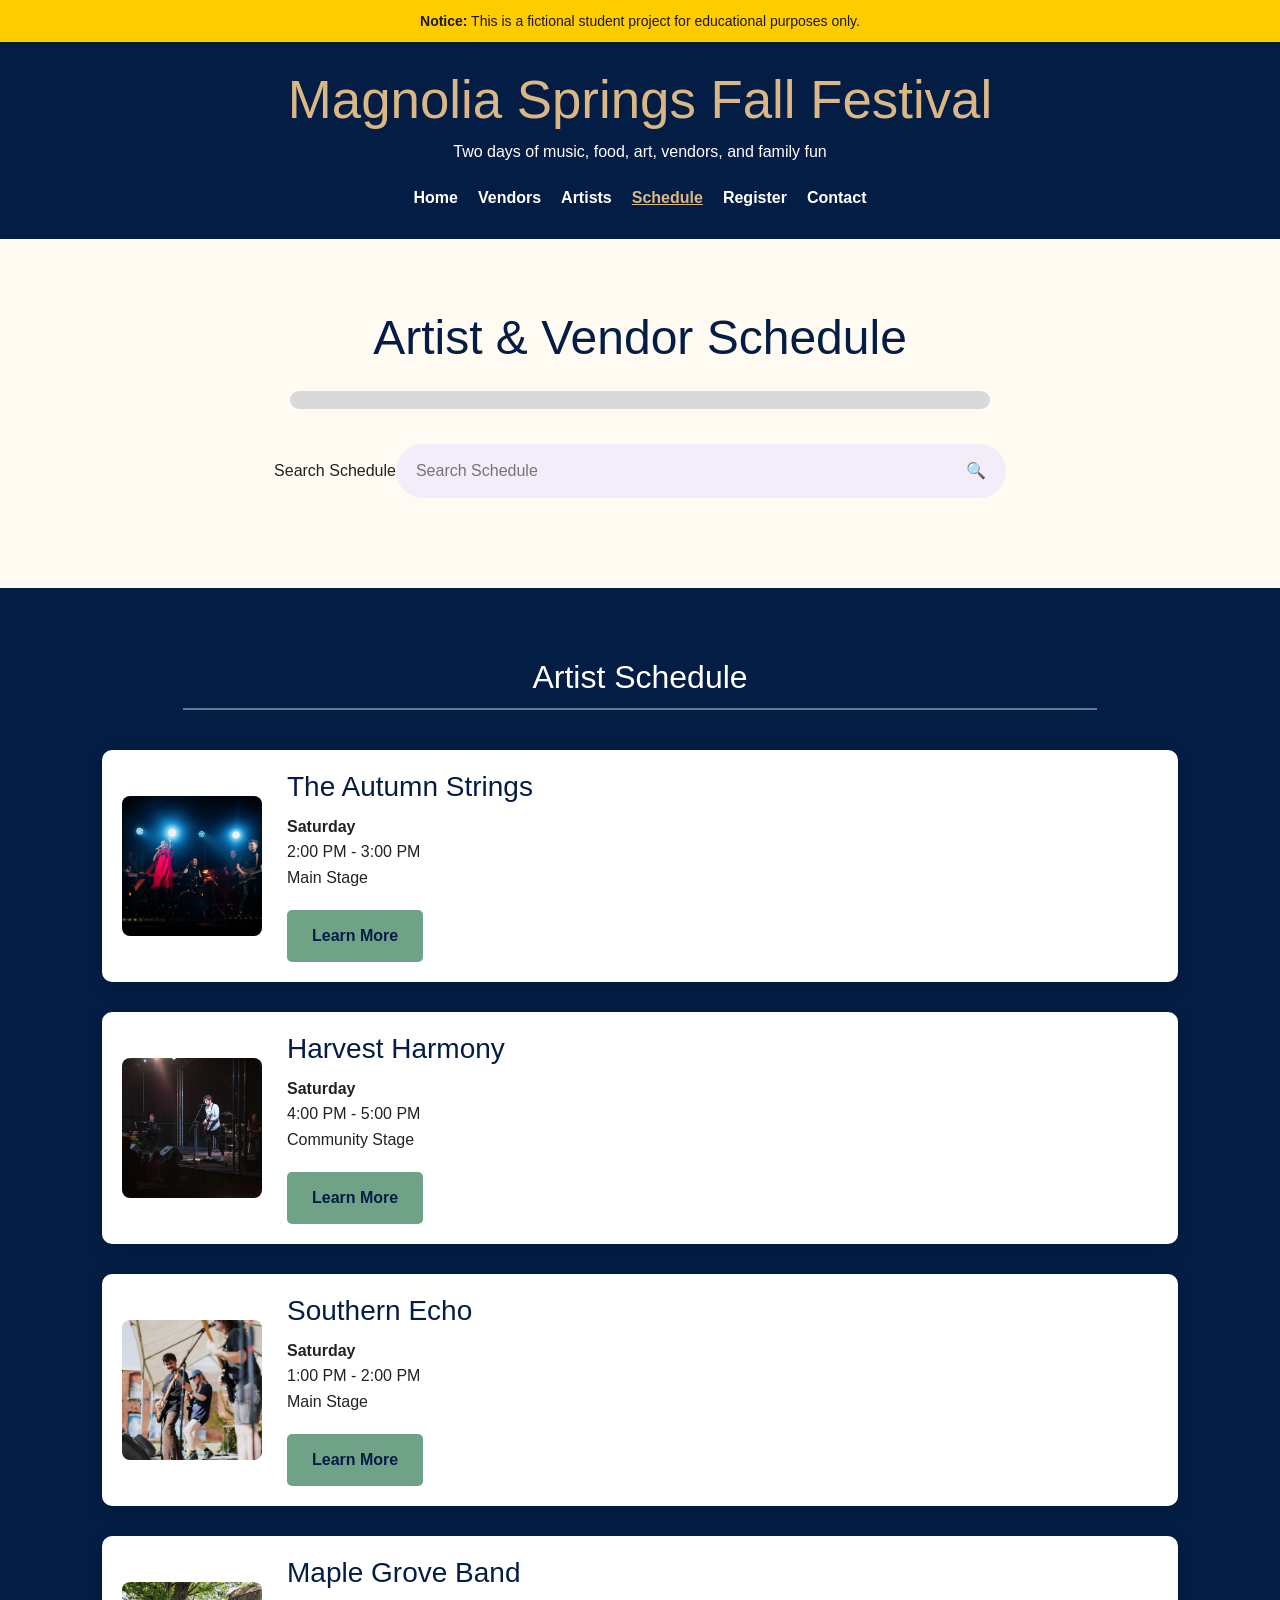
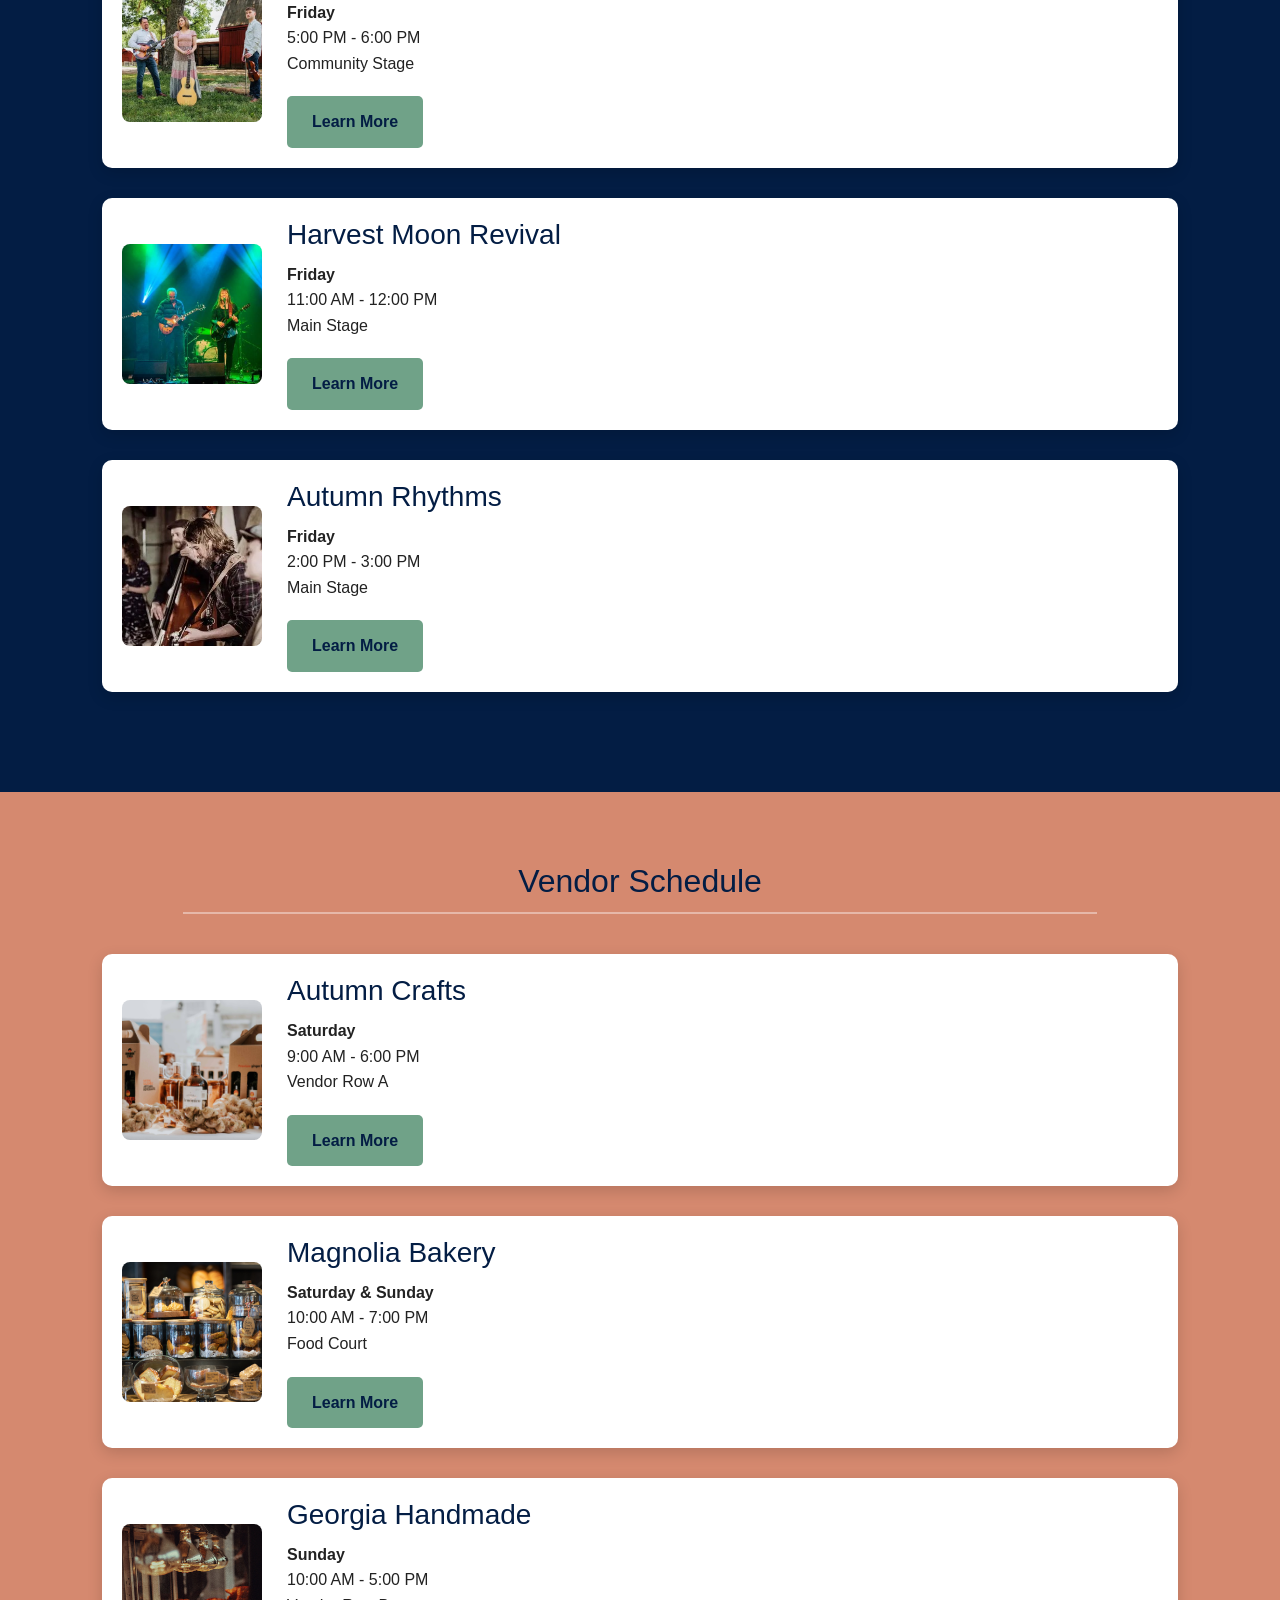
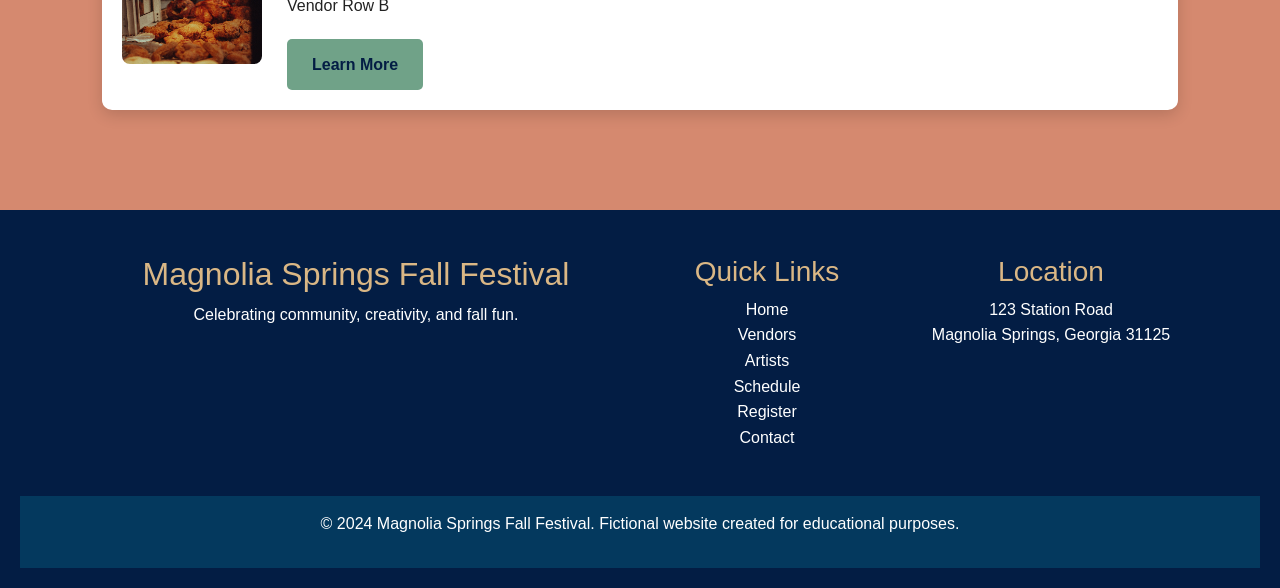
<file: schedule.html>
<!--Rukayat Adebayo-->
<!--Amber Barfield-->
<!--Allyson Yun-->
<!--Angela Bishop-->
<!DOCTYPE html>
<html lang="en">
    <head>
        <meta charset="UTF-8">
        <meta name="viewport" content="width=device-width, initial-scale=1.0">
        <title>Magnolia Springs Fall Festival</title>
        <link

    href="https://cdn.jsdelivr.net/npm/bootstrap@5.3.8/dist/css/bootstrap.min.css"

    rel="stylesheet"

>
        <link rel="stylesheet" href="css/styles.css">
    </head>
<body>
        <!-- Required Educational Notice Banner -->
        <div class="student-banner" role="status" aria-label="Educational Notice">
            <p><strong>Notice:</strong> This is a fictional student project for educational purposes only.</p>
        </div><!--End Required Educational Notice Banner -->
        <header class="site-header">

    <div class="container">

        <h1>Magnolia Springs Fall Festival</h1>

        <p class="header-subtitle">

            Two days of music, food, art, vendors, and family fun

        </p>

        <nav aria-label="Main navigation">

            <ul class="nav-links">

                <li><a href="index.html" >Home</a></li>

                <li><a href="vendors.html">Vendors</a></li>

                <li><a href="artists.html">Artists</a></li>

                <li><a href="schedule.html" aria-current="page">Schedule</a></li>

                <li><a href="register.html">Register</a></li>

                <li><a href="contact.html">Contact</a></li>

            </ul>

        </nav>

    </div>

</header>
<main>
        <section class="schedule-hero">
            <div class="container">
                <h2>Artist & Vendor Schedule</h2>
                <div class="title-line"></div>
                <div class="schedule-search">
                    <label for = "Search_Schedule">Search Schedule</label> <!--Added to remove accessibility error. Ally Yun-->
                    <input type="search" placeholder="Search Schedule" name ="Search Schedule" id = "Search_Schedule">
                    <button type="submit">🔍</button>
                </div>
            </div>
        </section>
        <section class="artist-schedule">
            <div class="container">
                <h2>Artist Schedule</h2>
                <article class="schedule-card">
                    <img src="images/autum-springs.jpg" alt="Artist performing">
                    <div class="schedule-info">
                        <h3>The Autumn Strings</h3>
                        <p><strong>Saturday</strong><br>2:00 PM - 3:00 PM<br>Main Stage</p>
                        <a href="artists.html" class="button">Learn More</a>
                    </div>
                </article>
                <article class="schedule-card">
                    <img src="images/harvest-harmony.jpg" alt="Artist performing">
                    <div class="schedule-info">
                        <h3>Harvest Harmony</h3>
                        <p><strong>Saturday</strong><br>4:00 PM - 5:00 PM<br>Community Stage</p>
                        <a href="artists.html" class="button">Learn More</a>
                    </div>
                </article>
                <article class="schedule-card">
                    <img src="images/southern-echo.jpg" alt="Artist performing">
                    <div class="schedule-info">
                        <h3>Southern Echo</h3>
                        <p><strong>Saturday</strong><br> 1:00 PM - 2:00 PM<br>Main Stage</p>
                        <a href="artists.html" class="button">Learn More</a>
                    </div>
                </article>
                <article class="schedule-card">
                    <img src="images/maple-grove-band.jpg" alt="Artist performing">
                    <div class="schedule-info">
                        <h3>Maple Grove Band</h3>
                        <p><strong>Friday</strong><br>5:00 PM - 6:00 PM<br>Community Stage</p>
                        <a href="artists.html" class="button">Learn More</a>
                    </div>
                </article>
                <article class="schedule-card">
                    <img src="images/harvest-moon-revival.jpg" alt="Artist performing">
                    <div class="schedule-info">
                        <h3>Harvest Moon Revival</h3>
                        <p><strong>Friday</strong><br>11:00 AM - 12:00 PM<br>Main Stage</p>
                        <a href="artists.html" class="button">Learn More</a>
                    </div>
                </article> 
                <article class="schedule-card">
                    <img src="images/autumn-rhythms.jpg" alt="Artist performing">
                    <div class="schedule-info">
                        <h3>Autumn Rhythms</h3>
                        <p><strong>Friday</strong><br>2:00 PM - 3:00 PM<br>Main Stage</p>
                        <a href="artists.html" class="button">Learn More</a>
                    </div>
                </article>
            </div>
        </section>
        <section class="vendor-schedule">
            <div class="container">
                <h2 class = "vendorScheduleH2Dark">Vendor Schedule</h2>
                <article class="schedule-card">
                    <img src="images/autumn-craft.jpg" alt="Vendor booth">
                    <div class="schedule-info">
                        <h3>Autumn Crafts</h3>
                        <p><strong>Saturday</strong><br>9:00 AM - 6:00 PM<br>Vendor Row A</p>
                        <a href="vendors.html" class="button">Learn More</a>
                    </div>
                </article>
                <article class="schedule-card">
                    <img src="images/magnolia-bakery.jpg" alt="Vendor booth">
                    <div class="schedule-info">
                        <h3>Magnolia Bakery</h3>
                        <p><strong>Saturday & Sunday</strong><br>10:00 AM - 7:00 PM<br>Food Court</p>
                        <a href="vendors.html" class="button">Learn More</a>
                    </div>
                </article>
                <article class="schedule-card">
                    <img src="images/georgia-handmande.jpg" alt="Vendor booth">
                    <div class="schedule-info">
                        <h3>Georgia Handmade</h3>
                        <p><strong>Sunday</strong><br>10:00 AM - 5:00 PM<br>Vendor Row B</p>
                        <a href="vendors.html" class="button">Learn More</a>
                    </div>
                </article>
            </div>
        </section>
    </main>
    <footer class="site-footer">
        <div class="container footer-grid">
            <div>
                <h2>Magnolia Springs Fall Festival</h2>
                <p>Celebrating community, creativity, and fall fun.</p>
            </div>
            <div>
                <h3>Quick Links</h3>
                <ul class="footer-links">
                    <li><a href="index.html">Home</a></li>
                    <li><a href="vendors.html">Vendors</a></li>
                    <li><a href="artists.html">Artists</a></li>
                    <li><a href="schedule.html">Schedule</a></li>
                    <li><a href="register.html">Register</a></li>
                    <li><a href="contact.html">Contact</a></li>
                </ul>
            </div>
            <div>
                <h3>Location</h3>
                <p>123 Station Road<br>Magnolia Springs, Georgia 31125</p>
            </div>
        </div>
        <div class="copyright">
            <p>&copy; 2024 Magnolia Springs Fall Festival. Fictional website created for educational purposes.</p>
        </div>
    </footer>
    <script src="https://cdn.jsdelivr.net/npm/bootstrap@5.3.8/dist/js/bootstrap.bundle.min.js"></script>
</body>
</html>
</file>
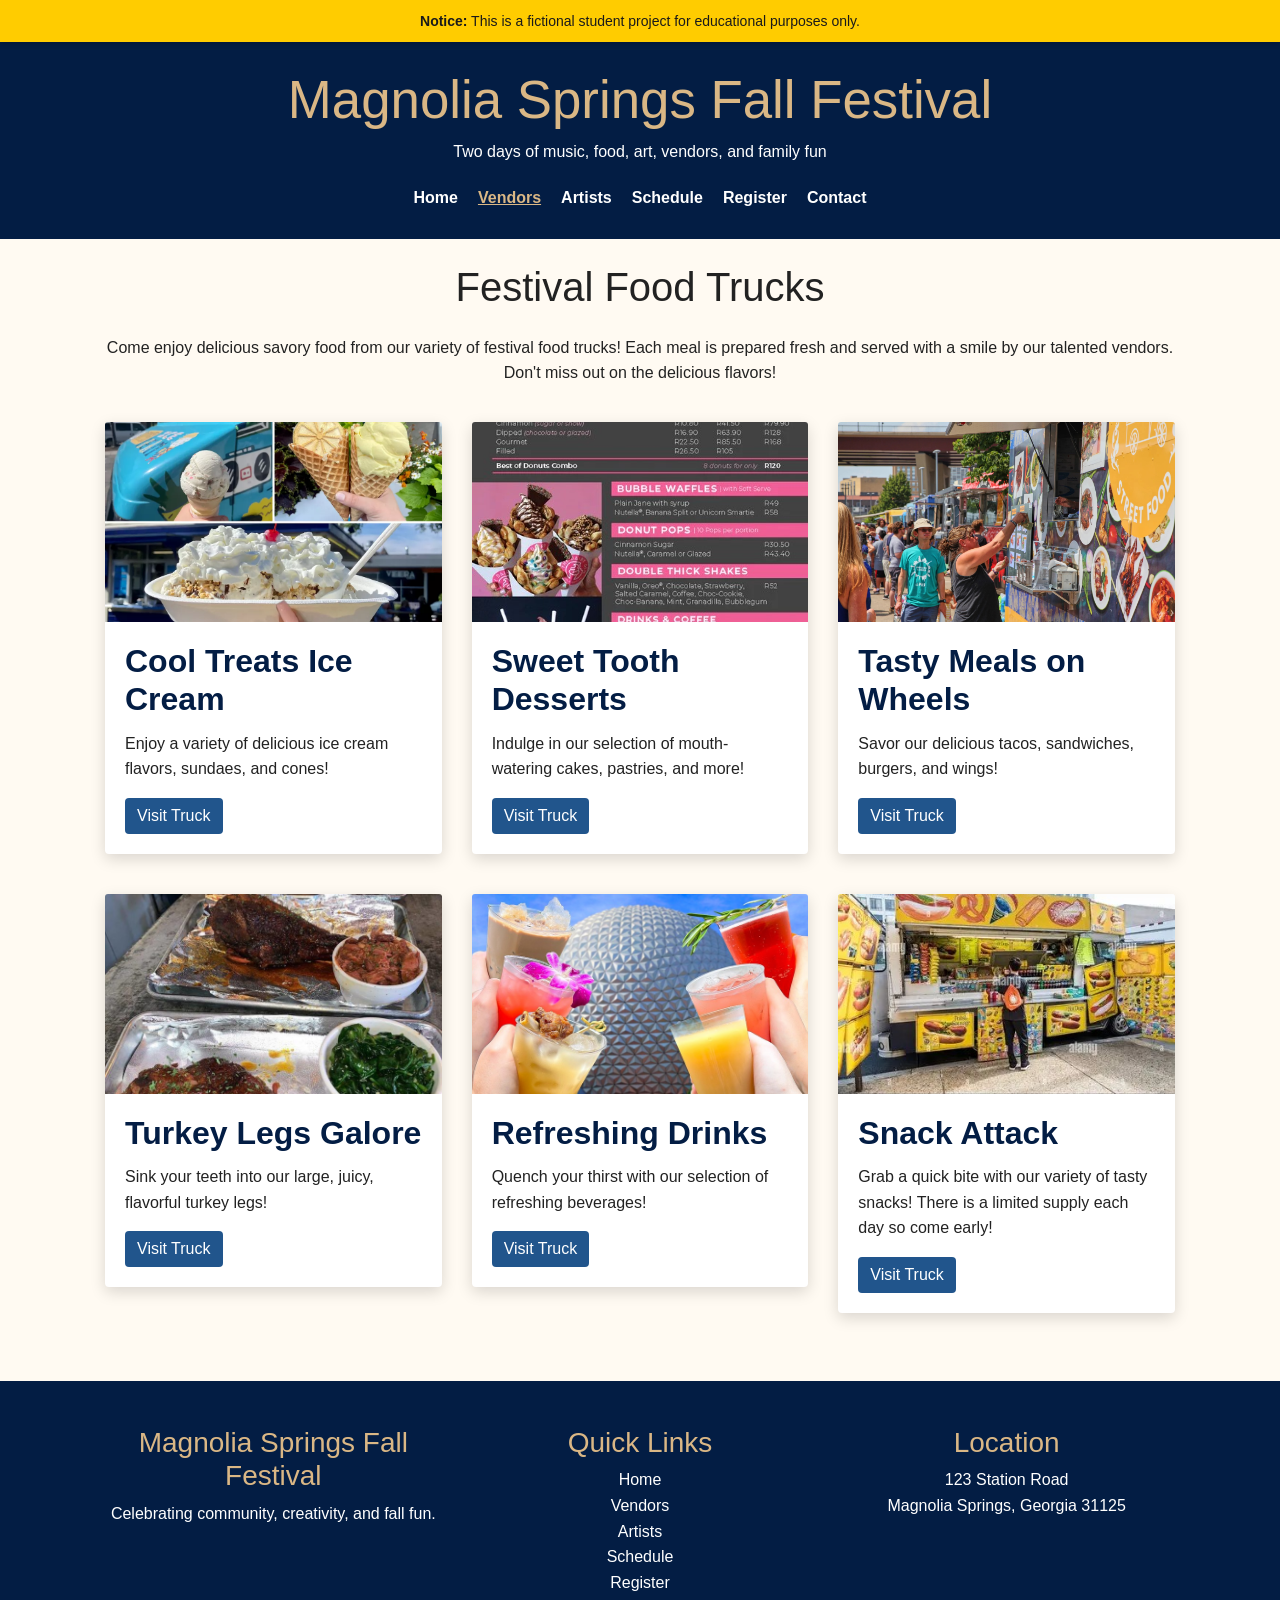
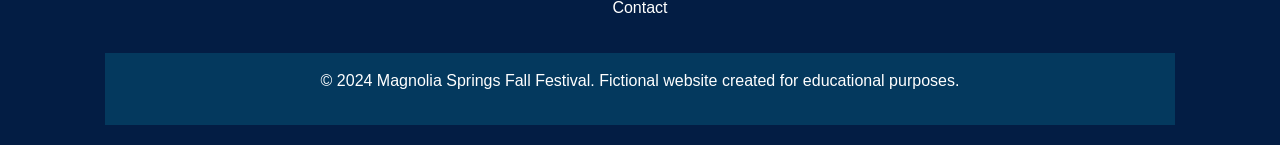
<file: vendors.html>
<!--Rukayat Adebayo-->
<!--Amber Barfield-->
<!--Allyson Yun-->
<!--Angela Bishop-->
<!DOCTYPE html>
<html lang="en">
<head>
    <meta charset="UTF-8">
    <meta name="viewport" content="width=device-width, initial-scale=1.0">
    <title>Festival Food Trucks</title>
    <link rel="stylesheet" href="https://maxcdn.bootstrapcdn.com/bootstrap/4.5.2/css/bootstrap.min.css">
    <script src="https://code.jquery.com/jquery-3.5.1.slim.min.js"></script>
    <script src="https://cdn.jsdelivr.net/npm/@popperjs/core@2.9.3/dist/umd/popper.min.js"></script>
    <script src="https://stackpath.bootstrapcdn.com/bootstrap/4.5.2/js/bootstrap.min.js"></script>
    <link rel="stylesheet" href="css/styles.css"> <!-- Link to external CSS -->
</head>
<body>
<!-- Required Educational Notice Banner -->
    <div class="student-banner" role="status" aria-label="Educational Notice">
        <p><strong>Notice:</strong> This is a fictional student project for educational purposes only.</p>
    </div><!--End Required Educational Notice Banner -->
    <header class="site-header">
        <div class="container">
            <h1>Magnolia Springs Fall Festival</h1>
            <p class="header-subtitle"> Two days of music, food, art, vendors, and family fun </p>
            <nav aria-label="Main navigation">
                <ul class="nav-links">
                    <li><a href="index.html">Home</a></li>
                    <li><a href="vendors.html" aria-current="page" >Vendors</a></li>
                    <li><a href="artists.html">Artists</a></li>
                    <li><a href="schedule.html">Schedule</a></li>
                    <li><a href="register.html">Register</a></li>
                    <li><a href="contact.html">Contact</a></li>
                </ul>
            </nav>
        </div>
    </header>
    <div class="container">
        <!--All images came from google images-->
        <!--All Visit Truck buttons are linked to the respective food truck pages. As of now, they are placeholders and would be updated with actual links should this be a real website.-->
        <h1 class="text-center my-4">Festival Food Trucks</h1>
        <p class="text-center">Come enjoy delicious savory food from our variety of festival food trucks! Each meal is prepared fresh and served with a smile by our talented vendors. Don't miss out on the delicious flavors!</p>
        <div class="row">
            
            <!-- Ice Cream Truck -->
            <div class="col-md-4 food-truck-card">
                <div class="card">
                    <img src="images/ice-cream.webp" class="card-img-top" alt="Ice Cream Truck">
                    <div class="card-body">
                        <h2 class="card-title">Cool Treats Ice Cream</h2>
                        <p class="card-text">Enjoy a variety of delicious ice cream flavors, sundaes, and cones!</p>
                        <a href="#" class="btn btn-primary visit-truck-btn">Visit Truck</a>
                    </div>
                </div>
            </div>

            <!-- Desserts Truck -->
            <div class="col-md-4 food-truck-card">
                <div class="card">
                    <img src="images/desserts.jpg" class="card-img-top" alt="Desserts Truck">
                    <div class="card-body">
                        <h2 class="card-title">Sweet Tooth Desserts</h2>
                        <p class="card-text">Indulge in our selection of mouth-watering cakes, pastries, and more!</p>
                        <a href="#" class="btn btn-primary visit-truck-btn">Visit Truck</a>
                    </div>
                </div>
            </div>

            <!-- Meals Truck -->
            <div class="col-md-4 food-truck-card">
                <div class="card">
                    <img src="images/Meal-Truck.jpg" class="card-img-top" alt="Meals Truck">
                    <div class="card-body">
                        <h2 class="card-title">Tasty Meals on Wheels</h2>
                        <p class="card-text">Savor our delicious tacos, sandwiches, burgers, and wings!</p>
                        <a href="#" class="btn btn-primary visit-truck-btn">Visit Truck</a>
                    </div>
                </div>
            </div>

            <!--Turkey Leg Truck -->
            <div class="col-md-4 food-truck-card">
                <div class="card">
                    <img src="images/turkey-legs.jpg" class="card-img-top" alt="Turkey Leg Truck">
                    <div class="card-body">
                        <h2 class="card-title">Turkey Legs Galore</h2>
                        <p class="card-text">Sink your teeth into our large, juicy, flavorful turkey legs!</p>
                        <a href="#" class="btn btn-primary visit-truck-btn">Visit Truck</a>
                    </div>
                </div>
            </div>

            <!-- Drinks Truck -->
            <div class="col-md-4 food-truck-card">
                <div class="card">
                    <img src="images/Drinks.jpg" class="card-img-top" alt="Drinks Truck">
                    <div class="card-body">
                        <h2 class="card-title">Refreshing Drinks</h2>
                        <p class="card-text">Quench your thirst with our selection of refreshing beverages!</p>
                        <a href="#" class="btn btn-primary visit-truck-btn">Visit Truck</a>
                    </div>
                </div>
            </div>

            <!-- Snacks Truck -->
            <div class="col-md-4 food-truck-card">
                <div class="card">
                    <img src="images/Snack-truck.jpg" class="card-img-top" alt="Snacks Truck">
                    <div class="card-body">
                        <h2 class="card-title">Snack Attack</h2>
                        <p class="card-text">Grab a quick bite with our variety of tasty snacks! There is a limited supply each day so come early!</p>
                        <a href="#" class="btn btn-primary visit-truck-btn">Visit Truck</a>
                    </div>
                </div>
            </div>
            
        </div>
    </div>
    <footer class="site-footer mt-5 text-center">
        <div class="container">
            <div class="row">
                <div class="col-md-4">
                    <h3>Magnolia Springs Fall Festival</h3>
                    <p>Celebrating community, creativity, and fall fun.</p>
                </div>
                <div class="col-md-4">
                    <h3>Quick Links</h3>
                    <ul class="footer-links">
                        <li><a href="index.html">Home</a></li>
                        <li><a href="vendors.html">Vendors</a></li>
                        <li><a href="artists.html">Artists</a></li>
                        <li><a href="schedule.html">Schedule</a></li>
                        <li><a href="register.html">Register</a></li>
                        <li><a href="contact.html">Contact</a></li>
                    </ul>
                </div>
                <div class="col-md-4">
                    <h3>Location</h3>
                    <p>123 Station Road <br>
                    Magnolia Springs, Georgia 31125</p>
                </div>
            </div>
            <div class="copyright mt-3">
                <p>&copy; 2024 Magnolia Springs Fall Festival. Fictional website created for educational purposes.</p>
            </div>
        </div>
    </footer>
    <script src="js/script.js"></script><!-- Link to external JavaScript -->
</body>
</html>
</file>
<file: css/styles.css>
/*REQUIRED CSS FOR STUDENT BANNER*/
.student-banner {
  position: fixed;
  top: 0;
  left: 0;
  width: 100%;
  background-color: #ffcc00; 
  color: #1a1a1a; 
  text-align: center;
  padding: 10px 20px;
  font-family: sans-serif;
  font-size: 14px;
  box-shadow: 0 2px 5px rgba(0,0,0,0.2);
  z-index: 99999; 
}

.student-banner p {
  margin: 0;
  padding: 0;
}

body {
  padding-top: 40px; /* Adjust this number to match the height of your banner */
}
/*END OF REQUIRED CSS FOR STUDENT BANNER*/

/*

   Magnolia Springs Homepage
 */

body{

    margin:0;

    font-family: Arial, Helvetica, sans-serif;

    background:#f8f9fa;

}

/* Navigation */

.navbar{

    background:#031D44;

}

.navbar-brand,

.nav-link{

    color:white !important;

    font-weight:bold;

}

.nav-link:hover{

    color:#DAB785 !important;

}

/* Hero Section */

.hero{

    background:url("../images/hero.jpg") center center/cover no-repeat;

    height:650px;

    display:flex;

    align-items:center;

    justify-content:center;

    text-align:center;

    color:white;

    position:relative;

}

.hero::before{

    content:"";

    position:absolute;

    inset:0;

    background:rgba(3,29,68,.65);

}

.hero-content{

    position:relative;

    z-index:2;

}

.hero h1{

    font-size:60px;

    font-weight:bold;

}

.hero p{

    font-size:22px;

    margin-top:15px;

}

.btn-festival{

    background:#70A288;

    color:white;

    border:none;

    padding:15px 35px;

    font-size:20px;

    margin-top:20px;

}

.btn-festival:hover{

    background:#04395E;

    color:white;

}

/* Intro Section */

.intro{

    padding:70px 20px;

}

.intro h2{

    color:#031D44;

    font-weight:bold;

}

.intro p{

    font-size:18px;

}

/* Cards */

.card{

    border:none;

    box-shadow:0 5px 15px rgba(0,0,0,.15);

}

.card-title{

    color:#031D44;

    font-weight:bold;

}

footer{

    background:#031D44;

    color:white;

    text-align:center;

    padding:20px;

}

/*

   Magnolia Springs Homepage Styling

 */

:root {

    --navy: #031D44;

    --blue: #04395E;

    --green: #70A288;

    --tan: #DAB785;

    --coral: #D5896F;

    --cream: #fffaf2;

    --white: #ffffff;

    --text: #222222;

}

* {

    box-sizing: border-box;

}

html {

    scroll-behavior: smooth;

}

body {

    margin: 0;

    font-family: Arial, Helvetica, sans-serif;

    line-height: 1.6;

    color: var(--text);

    background-color: var(--cream);

}

.container {

    width: min(1100px, 90%);

    margin: 0 auto;

}

/* Header and navigation */

.site-header {

    background-color: var(--navy);

    color: var(--white);

    padding: 28px 0;

    text-align: center;

}

.site-header h1 {

    margin: 0;

    color: var(--tan);

    font-size: clamp(2rem, 5vw, 3.3rem);

}

.header-subtitle {

    margin: 8px 0 20px;

}

.nav-links {

    display: flex;

    justify-content: center;

    flex-wrap: wrap;

    gap: 20px;

    padding: 0;

    margin: 0;

    list-style: none;

}

.nav-links a {

    color: var(--white);

    text-decoration: none;

    font-weight: bold;

}

.nav-links a:hover,

.nav-links a:focus,

.nav-links a[aria-current="page"] {

    color: var(--tan);

    text-decoration: underline;

}

/* Hero */

.hero {

    min-height: 560px;

    display: flex;

    align-items: center;

    justify-content: center;

    padding: 70px 20px;

    text-align: center;

    color: var(--white);

    position: relative;

    background:

        linear-gradient(rgba(3, 29, 68, 0.72), rgba(4, 57, 94, 0.72)),

        url("../images/hero.jpg") center/cover no-repeat;

}

.hero-content {

    position: relative;

    z-index: 1;

    max-width: 780px;

}

.hero h2 {

    margin: 0 0 18px;

    font-size: clamp(2.3rem, 6vw, 4.5rem);

}

.hero p {

    font-size: 1.2rem;

}

.hero-buttons {

    display: flex;

    justify-content: center;

    flex-wrap: wrap;

    gap: 14px;

    margin-top: 24px;

}

/* Buttons */

.button {

    display: inline-block;

    padding: 13px 25px;

    border-radius: 5px;

    background-color: var(--green);

    color: var(--navy);

    text-decoration: none;

    font-weight: bold;

}

.button:hover,

.button:focus {

    background-color: var(--tan);

    color: var(--navy);

}

.coral-button {

    background-color: var(--coral);

    color: var(--navy);

}

/* About */

.about-section {

    padding: 60px 0;

    text-align: center;

}

.about-section h2,

.highlights h2,

.festival-info h2,

.features-section h2,

.register-section h2 {

    color: var(--navy);

    font-weight: bold;

}

.about-section p {

    max-width: 850px;

    margin: 0 auto;

    font-size: 1.1rem;

}

/* Highlight cards */

.highlights {

    padding: 60px 0;

    background-color: var(--white);

}

.highlights h2 {

    text-align: center;

    margin-bottom: 32px;

}

.highlight-grid {

    display: grid;

    grid-template-columns: repeat(4, 1fr);

    gap: 20px;

}

.highlight-card {

    padding: 25px;

    text-align: center;

    background-color: var(--cream);

    border-top: 6px solid var(--coral);

    border-radius: 8px;

    box-shadow: 0 5px 15px rgba(0, 0, 0, 0.12);

}

.highlight-card h3 {

    color: var(--blue);

}

.highlight-card a {

    color: var(--blue);

    font-weight: bold;

}

.card-icon {

    font-size: 2.5rem;

}

/* Festival information */

.festival-info {

    padding: 55px 0;

    background-color: var(--green);

}

.festival-info h2 {

    text-align: center;

}

.info-grid {

    display: grid;

    grid-template-columns: repeat(3, 1fr);

    gap: 22px;

    margin-top: 30px;

}

.info-card {

    padding: 24px;

    text-align: center;

    background-color: rgba(255, 255, 255, 0.9);

    border-radius: 8px;

}

.info-card h3 {

    color: var(--blue);

}

/* Features section */

.features-section {

    padding: 65px 0;

}

.features-grid {

    display: grid;

    grid-template-columns: 1fr 1fr;

    gap: 40px;

    align-items: center;

}

.feature-list {

    padding-left: 22px;

    font-size: 1.08rem;

}

.feature-list li {

    margin-bottom: 10px;

}

.feature-image {

    display: block;

    width: 100%;

    height: 350px;

    object-fit: cover;

    border-radius: 10px;

    box-shadow: 0 5px 16px rgba(0, 0, 0, 0.18);

}

/* Registration section */

.register-section {

    padding: 55px 0;

    text-align: center;

    background-color: var(--tan);

}

/* Footer */

.site-footer {

    padding-top: 45px;

    background-color: var(--navy);

    color: var(--white);

}

.footer-grid {

    display: grid;

    grid-template-columns: 2fr 1fr 1fr;

    gap: 30px;

}

.site-footer h2,

.site-footer h3 {

    color: var(--tan);

}

.footer-links {

    padding: 0;

    list-style: none;

}

.footer-links a {

    color: var(--white);

    text-decoration: none;

}

.footer-links a:hover,

.footer-links a:focus {

    color: var(--tan);

    text-decoration: underline;

}

.copyright {

    margin-top: 30px;

    padding: 15px;

    text-align: center;

    background-color: var(--blue);

}

/* Responsive design */

@media (max-width: 850px) {

    .highlight-grid {

        grid-template-columns: repeat(2, 1fr);

    }

    .features-grid,

    .footer-grid {

        grid-template-columns: 1fr;

    }

    .info-grid {

        grid-template-columns: 1fr;

    }

}

@media (max-width: 550px) {

    .nav-links {

        flex-direction: column;

        gap: 10px;

    }

    .highlight-grid {

        grid-template-columns: 1fr;

    }

    .hero {

        min-height: 440px;

    }

    .feature-image {

        height: 260px;

    }

}
 HEAD
/* =====================================

   Contact Page Styling

===================================== */

.contact-intro {

    padding: 60px 20px;

    text-align: center;

    background-color: var(--tan);

}

.contact-intro h2 {

    margin-top: 0;

    color: var(--navy);

    font-size: clamp(2rem, 5vw, 3rem);

}

.contact-intro p {

    max-width: 760px;

    margin: 0 auto;

    font-size: 1.1rem;

}

.contact-section {

    padding: 65px 0;

}

.contact-grid {

    display: grid;

    grid-template-columns: 1fr 2fr;

    gap: 35px;

    align-items: start;

}

.contact-information,

.contact-form-container {

    padding: 30px;

    background-color: var(--white);

    border-radius: 10px;

    box-shadow: 0 5px 15px rgba(0, 0, 0, 0.12);

}

.contact-information {

    border-top: 7px solid var(--green);

}

.contact-form-container {

    border-top: 7px solid var(--coral);

}

.contact-information h2,

.contact-information h3,

.contact-form-container h2 {

    color: var(--navy);

}

.contact-information h3 {

    margin-bottom: 3px;

}

.contact-information p {

    margin-top: 0;

}

.contact-information a {

    color: var(--blue);

    overflow-wrap: anywhere;

}

.required-note {

    font-style: italic;

}

.form-row {

    display: grid;

    grid-template-columns: 1fr 1fr;

    gap: 18px;

}

.form-group {

    margin-bottom: 20px;

}

.form-group label {

    display: block;

    margin-bottom: 7px;

    color: var(--navy);

    font-weight: bold;

}

.form-group input,

.form-group select,

.form-group textarea {

    width: 100%;

    padding: 12px;

    border: 2px solid #b7b7b7;

    border-radius: 5px;

    font: inherit;

    background-color: var(--white);

}

.form-group input:focus,

.form-group select:focus,

.form-group textarea:focus {

    border-color: var(--blue);

    outline: 3px solid rgba(4, 57, 94, 0.2);

}

.form-group textarea {

    resize: vertical;

}

.checkbox-group {

    display: flex;

    align-items: flex-start;

    gap: 10px;

}

.checkbox-group input {

    width: auto;

    margin-top: 6px;

}

.checkbox-group label {

    margin: 0;

}

.form-buttons {

    display: flex;

    flex-wrap: wrap;

    gap: 15px;

}

.form-button {

    padding: 13px 24px;

    border: none;

    border-radius: 5px;

    background-color: var(--green);

    color: var(--navy);

    font: inherit;

    font-weight: bold;

    cursor: pointer;

}

.form-button:hover,

.form-button:focus {

    background-color: var(--tan);

}

.reset-button {

    background-color: var(--coral);

}

/* Contact page responsive design */

@media (max-width: 800px) {

    .contact-grid {

        grid-template-columns: 1fr;

    }

}

@media (max-width: 550px) {

    .form-row {

        grid-template-columns: 1fr;

        gap: 0;

    }

    .contact-information,

    .contact-form-container {

        padding: 22px;

    }

    .form-buttons {

        flex-direction: column;

    }

    .form-button {

        width: 100%;

    }

}


.alert {
    font-size: 1.2em;
}

/* vendor card styling */
.food-truck-card {
            margin: 20px 0;
        }
.card-img-top {
            height: 200px;
            object-fit: cover;
        }

.schedule-hero {
    background-color: var(--cream);
    text-align: center;
    padding: 70px 20px;
}

.schedule-hero h2 {
    color: var(--navy);
    font-size: clamp(2rem, 5vw, 3rem);
    margin-bottom: 25px;
}



.title-line {
    width: 65%;
    max-width: 700px;
    height: 18px;
    background-color: #d9d9d9;
    border-radius: 30px;
    margin: 0 auto 35px;
}



.schedule-search {
    display: flex;
    justify-content: center;
    align-items: center;
    margin-bottom: 20px;
}

.schedule-search input {
    width: 550px;
    max-width: 90%;
    padding: 14px 20px;
    border: none;
    border-radius: 30px 0 0 30px;
    background: #f2edf8;
    font-size: 1rem;
    outline: none;
}

.schedule-search button {
    border: none;
    background: #f2edf8;
    padding: 14px 20px;
    border-radius: 0 30px 30px 0;
    cursor: pointer;
    font-size: 1rem;
}

.schedule-search button:hover {
    background: #e4ddee;
}


.artist-schedule {
    background: var(--navy);
    padding: 70px 0;
}

.artist-schedule h2 {
    color: white;
    text-align: center;
    margin-bottom: 40px;
    position: relative;
}

.artist-schedule h2::after {
    content: "";
    display: block;
    width: 85%;
    height: 2px;
    background: rgba(255,255,255,.4);
    margin: 12px auto 0;
}

.vendor-schedule {
    background: var(--coral);
    padding: 70px 0;
}

.vendor-schedule h2 {
    color: white;
    text-align: center;
    margin-bottom: 40px;
    position: relative;
}

.vendor-schedule h2::after {
    content: "";
    display: block;
    width: 85%;
    height: 2px;
    background: rgba(255,255,255,.4);
    margin: 12px auto 0;
}

.schedule-card {
    display: flex;
    align-items: center;
    gap: 25px;
    background: white;
    border-radius: 10px;
    padding: 20px;
    margin-bottom: 30px;
    box-shadow: 0 5px 15px rgba(0,0,0,.15);
}

.schedule-card img {
    width: 140px;
    height: 140px;
    object-fit: cover;
    border-radius: 8px;
}

.schedule-info {
    flex: 1;
}

.schedule-info h3 {
    color: var(--navy);
    margin-top: 0;
    margin-bottom: 10px;
}

.schedule-info p {
    margin-bottom: 20px;
}

@media (max-width: 768px) {

    .schedule-card {
        flex-direction: column;
        text-align: center;
    }

    .schedule-card img {
        width: 100%;
        max-width: 250px;
        height: auto;
    }

    .schedule-search {
        flex-direction: column;
        gap: 10px;
    }

    .schedule-search input,
    .schedule-search button {
        width: 100%;
        max-width: 350px;
        border-radius: 30px;
    }

}

/* Meet the artists*/

.artists-hero {
    background-color: var(--cream);
    text-align: center;
    padding: 70px 20px 50px;
}

.artists-hero h2 {
    color: var(--navy);
    font-size: clamp(2rem, 5vw, 3rem);
    margin-bottom: 10px;
}

.artists-hero .artists-intro {
    max-width: 650px;
    margin: 0 auto 30px;
    color: var(--text);
    font-size: 1.05rem;
}

.artist-search {
    display: flex;
    justify-content: center;
    align-items: center;
}

.artist-search input {
    width: 550px;
    max-width: 90%;
    padding: 14px 20px;
    border: none;
    border-radius: 30px 0 0 30px;
    background: #f2edf8;
    font-size: 1rem;
    outline: none;
}

.artist-search button {
    border: none;
    background: #f2edf8;
    padding: 14px 20px;
    border-radius: 0 30px 30px 0;
    cursor: pointer;
    font-size: 1rem;
    line-height: 1;
}

.artist-search button:hover {
    background: #e4ddee;
}

/* Showcase section */

.artists-showcase {
    background-color: var(--navy);
    padding: 60px 0 70px;
}

.artist-grid {
    display: grid;
    grid-template-columns: repeat(auto-fit, minmax(250px, 1fr));
    gap: 30px;
}

.artist-empty-message {
    color: var(--white);
    text-align: center;
    font-size: 1.1rem;
    padding: 20px;
    display: none;
}

/* Artist Card */

.artist-card {
    background-color: var(--white);
    border-radius: 14px;
    overflow: hidden;
    box-shadow: 0 8px 20px rgba(0, 0, 0, .25);
    display: flex;
    flex-direction: column;
    transition: transform .2s ease, box-shadow .2s ease;
}

.artist-card:hover {
    transform: translateY(-6px);
    box-shadow: 0 12px 26px rgba(0, 0, 0, .3);
}

.artist-card-header {
    display: flex;
    align-items: center;
    gap: 12px;
    padding: 16px 16px 0;
}

.artist-avatar {
    flex-shrink: 0;
    width: 38px;
    height: 38px;
    border-radius: 50%;
    background-color: var(--tan);
    color: var(--navy);
    font-weight: bold;
    display: flex;
    align-items: center;
    justify-content: center;
}

.artist-card-header-text {
    line-height: 1.2;
}

.artist-card-header-text .artist-label {
    display: block;
    font-size: .7rem;
    letter-spacing: .05em;
    text-transform: uppercase;
    color: #031d44;
}

.artist-card-header-text .artist-genre {
    font-weight: 600;
    color: var(--navy);
}

.artist-card img {
    width: 100%;
    height: 210px;
    object-fit: cover;
    margin-top: 14px;
}

.artist-card-body {
    padding: 16px;
    display: flex;
    flex-direction: column;
    flex: 1;
}

.artist-card-body h3 {
    margin: 0 0 4px;
    color: var(--navy);
    font-size: 1.2rem;
}

.artist-card-body .artist-when-where {
    font-size: .85rem;
    color: #666;
    margin-bottom: 12px;
}

.artist-card-body .artist-bio {
    font-size: .92rem;
    color: var(--text);
    flex: 1;
    margin-bottom: 18px;
}

.artist-card-actions {
    display: flex;
    justify-content: space-between;
    gap: 10px;
}

.artist-btn {
    display: inline-block;
    text-align: center;
    padding: 9px 18px;
    border-radius: 30px;
    font-size: .85rem;
    font-weight: 600;
    text-decoration: none;
    border: 1px solid transparent;
    cursor: pointer;
}

.artist-btn-secondary {
    background-color: var(--white);
    border-color: var(--navy);
    color: var(--navy);
}

.artist-btn-secondary:hover {
    background-color: var(--cream);
}

.artist-btn-primary {
    background-color: #6f42c1;
    color: var(--white);
}

.artist-btn-primary:hover {
    background-color: #5a34a0;
    color: var(--white);
}

@media (max-width: 576px) {
    .artist-search input,
    .artist-search button {
        font-size: .9rem;
    }

    .artist-card-actions {
        flex-direction: column;
    }
}

/*End Meet the Artists*/

/* Button styles for Visit Truck */
.visit-truck-btn {
    opacity: 1;
    color: #ffffff; /* White text */
    background-color: rgb(33, 85, 140); /* Custom background color */
    /*outline: red dashed 2px; (Disabled by changing this into a comment by Ally because it doesn't match color scheme or design of site. You can change it back if you want, and I made sure not to delete your CSS if you did it like that for a reason.)*/ /*Custom outline*/ 
    border: none; /* Remove default border */
}

/* Optional: Add hover effect */
.visit-truck-btn:hover {
    background-color: rgb(50, 100, 180); /* Darker shade on hover */
}

/*Button styles for Submit button on Registration form*/
.submit-btn {
    opacity: 1;
    color: #ffffff; /* White text */
    background-color: rgb(33, 85, 140); /* Custom background color */
    outline: red dashed 2px; /* Custom outline */
    border: none; /* Remove default border */
}

.submit-btn:hover {
    background-color: rgb(50, 100, 180); /* Darker shade on hover */
}
 

/* Added to address accessibility errors */
.vendorScheduleH2Dark{ 
    color: #031D44 !important; 
}
</file>
